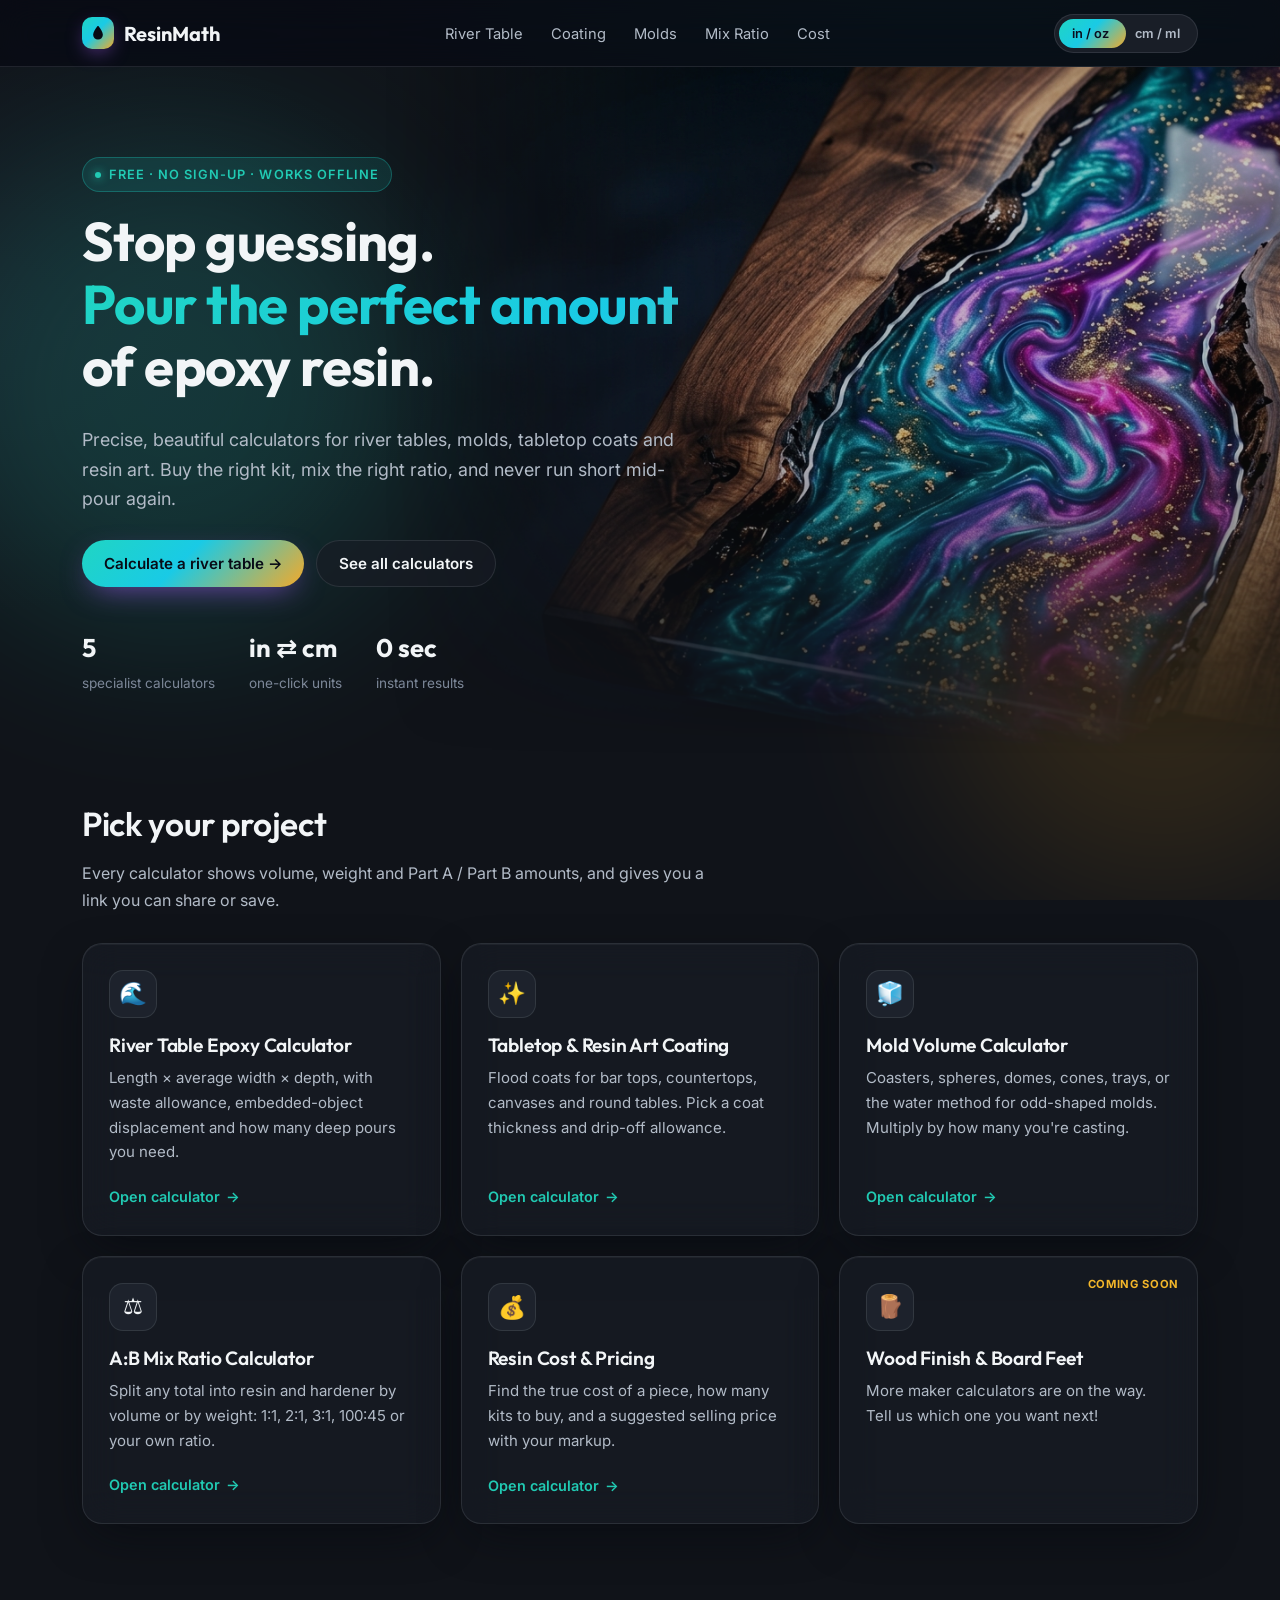
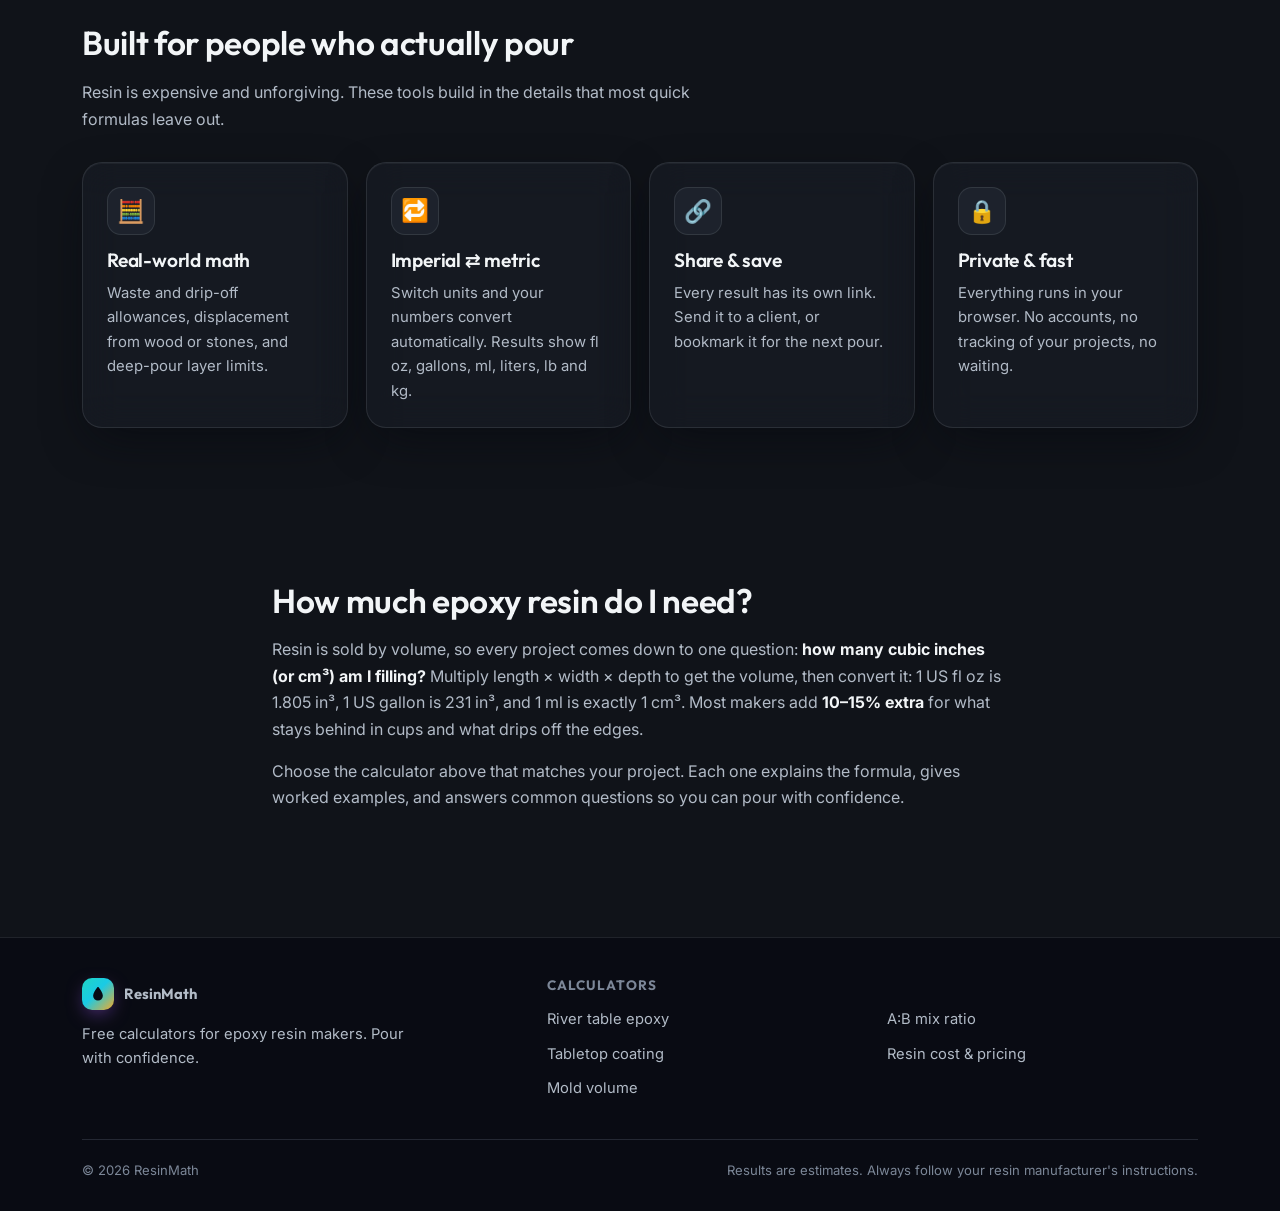
<file: index.html>
<!doctype html>
<html lang="en">
<head>
  <meta charset="utf-8">
  <meta name="viewport" content="width=device-width, initial-scale=1">
  <title>ResinMath — Free Epoxy Resin Calculators (River Table, Molds, Coating)</title>
  <meta name="description" content="Free epoxy resin calculators: work out exactly how much resin you need for river tables, molds, tabletop coats and resin art, plus A:B mix ratios and project cost. Metric & imperial.">
  <link rel="canonical" href="https://resinmath.pages.dev/">
  <meta name="theme-color" content="#070a14">
  <link rel="icon" href="/favicon.svg" type="image/svg+xml">
  <link rel="manifest" href="/manifest.json">
  <meta property="og:type" content="website">
  <meta property="og:site_name" content="ResinMath">
  <meta property="og:title" content="ResinMath — Free Epoxy Resin Calculators">
  <meta property="og:description" content="Know exactly how much resin to buy. River tables, molds, coatings, mix ratios & cost.">
  <meta property="og:url" content="https://resinmath.pages.dev/">
  <meta property="og:image" content="https://resinmath.pages.dev/assets/img/resin-hero.jpg">
  <meta name="twitter:card" content="summary_large_image">
  <link rel="preconnect" href="https://fonts.googleapis.com">
  <link rel="preconnect" href="https://fonts.gstatic.com" crossorigin>
  <link href="https://fonts.googleapis.com/css2?family=Inter:wght@400;500;600&family=Outfit:wght@500;600;700&display=swap" rel="stylesheet">
  <link rel="stylesheet" href="/assets/css/style.css">
  <script type="application/ld+json">
  {"@context":"https://schema.org","@type":"WebSite","name":"ResinMath","url":"https://resinmath.pages.dev/","description":"Free epoxy resin calculators for makers."}
  </script>
</head>
<body>
  <div class="bg-resin" aria-hidden="true"><span></span><span></span><span></span></div>

  <header class="site-header">
    <nav class="container nav" aria-label="Main">
      <a href="/" class="logo" id="logo-link"><span class="logo-mark"><svg viewBox="0 0 24 24" fill="#070a14"><path d="M12 2.5c-.3 0-.6.2-.8.4C8.6 6.4 5.5 10.6 5.5 14.3a6.5 6.5 0 0 0 13 0c0-3.7-3.1-7.9-5.7-11.4-.2-.2-.5-.4-.8-.4z"/></svg></span>ResinMath</a>
      <ul class="nav-links" id="nav-links">
        <li><a href="/river-table-epoxy-calculator/">River Table</a></li>
        <li><a href="/resin-coating-calculator/">Coating</a></li>
        <li><a href="/resin-mold-volume-calculator/">Molds</a></li>
        <li><a href="/resin-mix-ratio-calculator/">Mix Ratio</a></li>
        <li><a href="/resin-cost-calculator/">Cost</a></li>
      </ul>
      <div class="nav-right">
        <div class="unit-toggle" role="group" aria-label="Unit system"><span class="pill"></span><button type="button" id="unit-imperial" data-unit="imperial">in / oz</button><button type="button" id="unit-metric" data-unit="metric">cm / ml</button></div>
        <button class="menu-btn" id="menu-btn" aria-label="Open menu" aria-expanded="false" aria-controls="nav-links">☰</button>
      </div>
    </nav>
  </header>

  <main>
    <section class="hero hero-home">
      <div class="hero-img" aria-hidden="true"></div>
      <div class="container">
        <span class="eyebrow"><span class="dot"></span>Free · No sign-up · Works offline</span>
        <h1>Stop guessing.<br><span class="grad-text">Pour the perfect amount</span><br>of epoxy resin.</h1>
        <p class="lead">Precise, beautiful calculators for river tables, molds, tabletop coats and resin art. Buy the right kit, mix the right ratio, and never run short mid-pour again.</p>
        <div class="hero-cta">
          <a class="btn btn-primary" id="cta-river" href="/river-table-epoxy-calculator/">Calculate a river table →</a>
          <a class="btn btn-ghost" id="cta-all" href="#tools">See all calculators</a>
        </div>
        <div class="stats">
          <div class="stat"><strong>5</strong><span>specialist calculators</span></div>
          <div class="stat"><strong>in ⇄ cm</strong><span>one-click units</span></div>
          <div class="stat"><strong>0 sec</strong><span>instant results</span></div>
        </div>
      </div>
    </section>

    <section class="section" id="tools">
      <div class="container">
        <div class="section-head reveal">
          <h2>Pick your project</h2>
          <p>Every calculator shows volume, weight and Part A / Part B amounts, and gives you a link you can share or save.</p>
        </div>
        <div class="tool-grid">
          <a class="tool-card glass reveal" id="card-river" href="/river-table-epoxy-calculator/">
            <span class="tool-icon">🌊</span>
            <h3>River Table Epoxy Calculator</h3>
            <p>Length × average width × depth, with waste allowance, embedded-object displacement and how many deep pours you need.</p>
            <span class="go">Open calculator <span>→</span></span>
          </a>
          <a class="tool-card glass reveal" id="card-coating" href="/resin-coating-calculator/">
            <span class="tool-icon">✨</span>
            <h3>Tabletop & Resin Art Coating</h3>
            <p>Flood coats for bar tops, countertops, canvases and round tables. Pick a coat thickness and drip-off allowance.</p>
            <span class="go">Open calculator <span>→</span></span>
          </a>
          <a class="tool-card glass reveal" id="card-mold" href="/resin-mold-volume-calculator/">
            <span class="tool-icon">🧊</span>
            <h3>Mold Volume Calculator</h3>
            <p>Coasters, spheres, domes, cones, trays, or the water method for odd-shaped molds. Multiply by how many you're casting.</p>
            <span class="go">Open calculator <span>→</span></span>
          </a>
          <a class="tool-card glass reveal" id="card-mix" href="/resin-mix-ratio-calculator/">
            <span class="tool-icon">⚖️</span>
            <h3>A:B Mix Ratio Calculator</h3>
            <p>Split any total into resin and hardener by volume or by weight: 1:1, 2:1, 3:1, 100:45 or your own ratio.</p>
            <span class="go">Open calculator <span>→</span></span>
          </a>
          <a class="tool-card glass reveal" id="card-cost" href="/resin-cost-calculator/">
            <span class="tool-icon">💰</span>
            <h3>Resin Cost & Pricing</h3>
            <p>Find the true cost of a piece, how many kits to buy, and a suggested selling price with your markup.</p>
            <span class="go">Open calculator <span>→</span></span>
          </a>
          <div class="tool-card glass reveal" aria-disabled="true">
            <span class="tag-soon">Coming soon</span>
            <span class="tool-icon">🪵</span>
            <h3>Wood Finish & Board Feet</h3>
            <p>More maker calculators are on the way. Tell us which one you want next!</p>
          </div>
        </div>
      </div>
    </section>

    <section class="section">
      <div class="container">
        <div class="section-head reveal">
          <h2>Built for people who actually pour</h2>
          <p>Resin is expensive and unforgiving. These tools build in the details that most quick formulas leave out.</p>
        </div>
        <div class="features">
          <div class="feature glass reveal"><span class="tool-icon">🧮</span><h3>Real-world math</h3><p>Waste and drip-off allowances, displacement from wood or stones, and deep-pour layer limits.</p></div>
          <div class="feature glass reveal"><span class="tool-icon">🔁</span><h3>Imperial ⇄ metric</h3><p>Switch units and your numbers convert automatically. Results show fl oz, gallons, ml, liters, lb and kg.</p></div>
          <div class="feature glass reveal"><span class="tool-icon">🔗</span><h3>Share & save</h3><p>Every result has its own link. Send it to a client, or bookmark it for the next pour.</p></div>
          <div class="feature glass reveal"><span class="tool-icon">🔒</span><h3>Private & fast</h3><p>Everything runs in your browser. No accounts, no tracking of your projects, no waiting.</p></div>
        </div>
      </div>
    </section>

    <section class="section">
      <div class="container content reveal">
        <h2>How much epoxy resin do I need?</h2>
        <p>Resin is sold by volume, so every project comes down to one question: <strong>how many cubic inches (or cm³) am I filling?</strong> Multiply length × width × depth to get the volume, then convert it: 1 US fl oz is 1.805 in³, 1 US gallon is 231 in³, and 1 ml is exactly 1 cm³. Most makers add <strong>10–15% extra</strong> for what stays behind in cups and what drips off the edges.</p>
        <p>Choose the calculator above that matches your project. Each one explains the formula, gives worked examples, and answers common questions so you can pour with confidence.</p>
      </div>
    </section>
  </main>

  <footer class="site-footer">
    <div class="container">
      <div class="footer-grid">
        <div>
          <a href="/" class="logo"><span class="logo-mark"><svg viewBox="0 0 24 24" fill="#070a14"><path d="M12 2.5c-.3 0-.6.2-.8.4C8.6 6.4 5.5 10.6 5.5 14.3a6.5 6.5 0 0 0 13 0c0-3.7-3.1-7.9-5.7-11.4-.2-.2-.5-.4-.8-.4z"/></svg></span>ResinMath</a>
          <p style="margin-top:12px;max-width:340px;font-size:.92rem">Free calculators for epoxy resin makers. Pour with confidence.</p>
        </div>
        <div>
          <h4>Calculators</h4>
          <ul>
            <li><a href="/river-table-epoxy-calculator/">River table epoxy</a></li>
            <li><a href="/resin-coating-calculator/">Tabletop coating</a></li>
            <li><a href="/resin-mold-volume-calculator/">Mold volume</a></li>
          </ul>
        </div>
        <div>
          <h4>&nbsp;</h4>
          <ul>
            <li><a href="/resin-mix-ratio-calculator/">A:B mix ratio</a></li>
            <li><a href="/resin-cost-calculator/">Resin cost & pricing</a></li>
          </ul>
        </div>
      </div>
      <div class="footer-bottom"><span>© <span id="year">2026</span> ResinMath</span><span>Results are estimates. Always follow your resin manufacturer's instructions.</span></div>
    </div>
  </footer>

  <script src="/assets/js/common.js" defer></script>
</body>
</html>
</file>
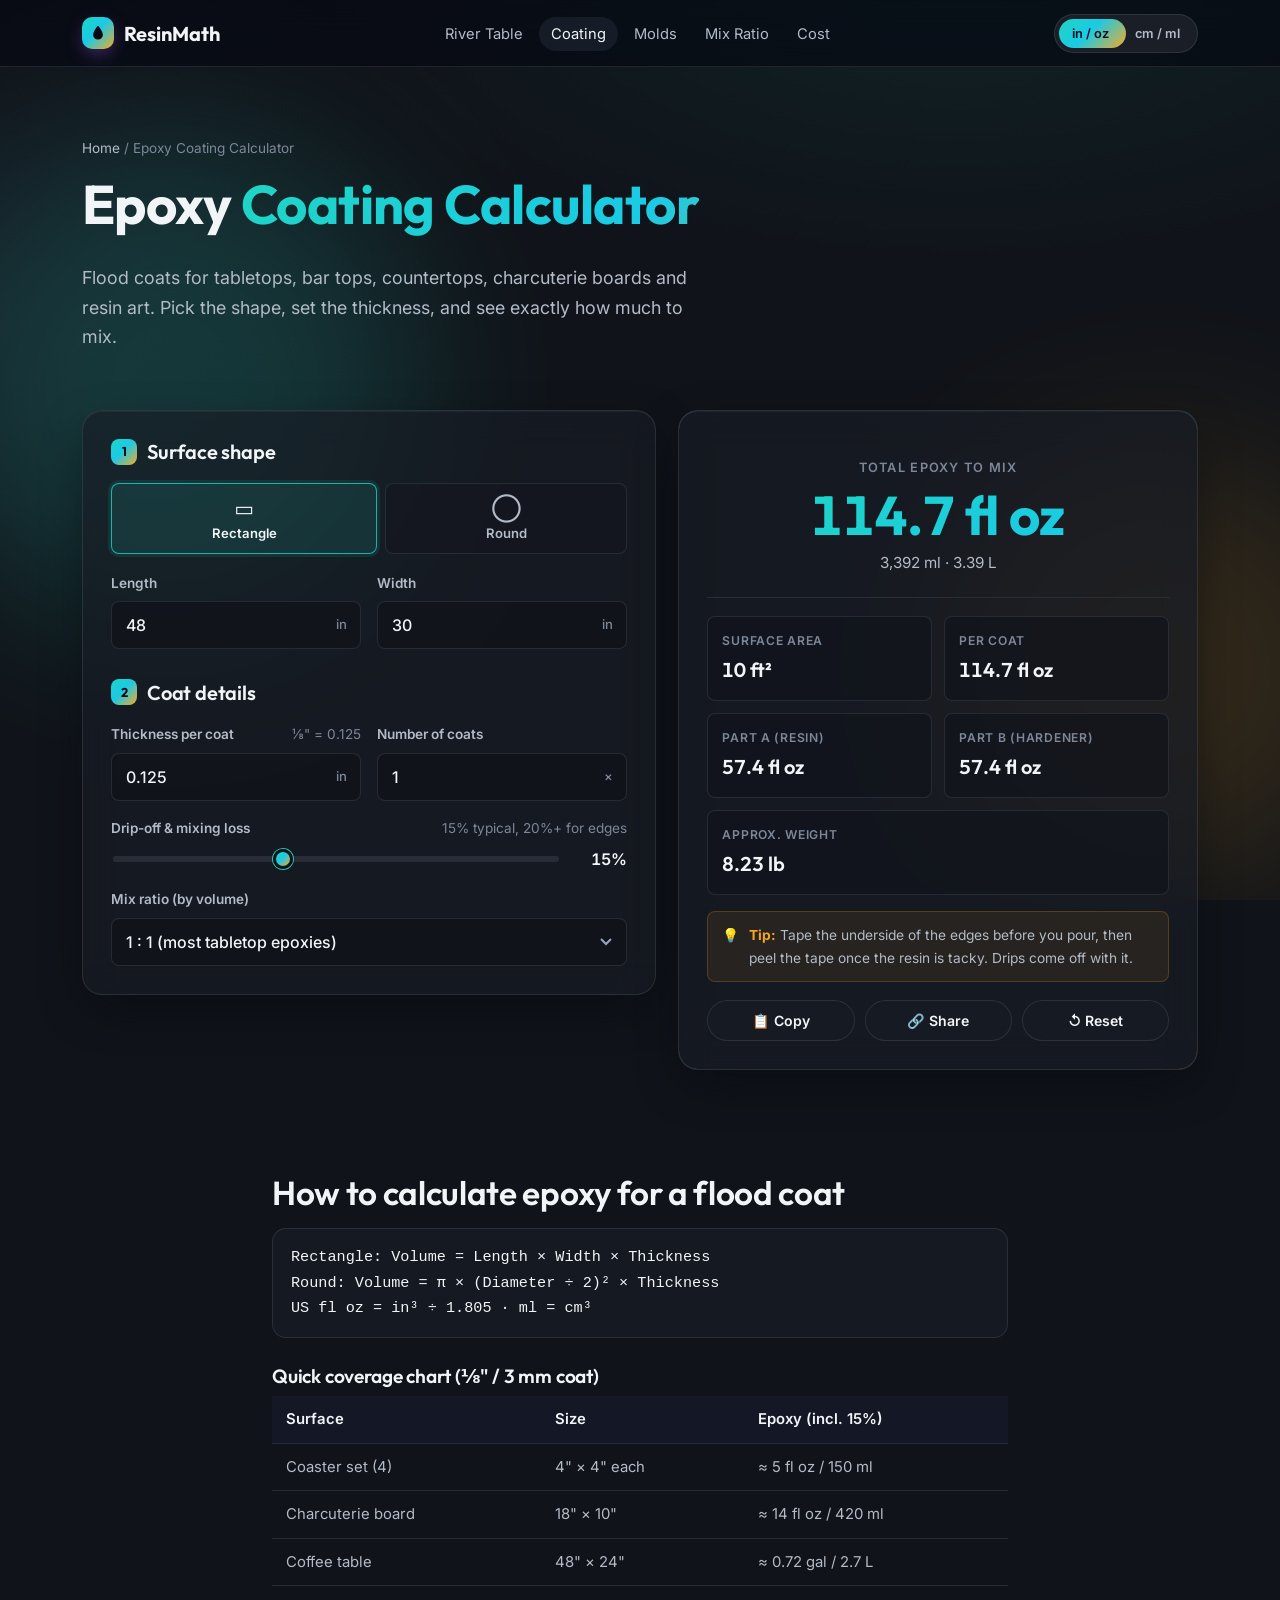
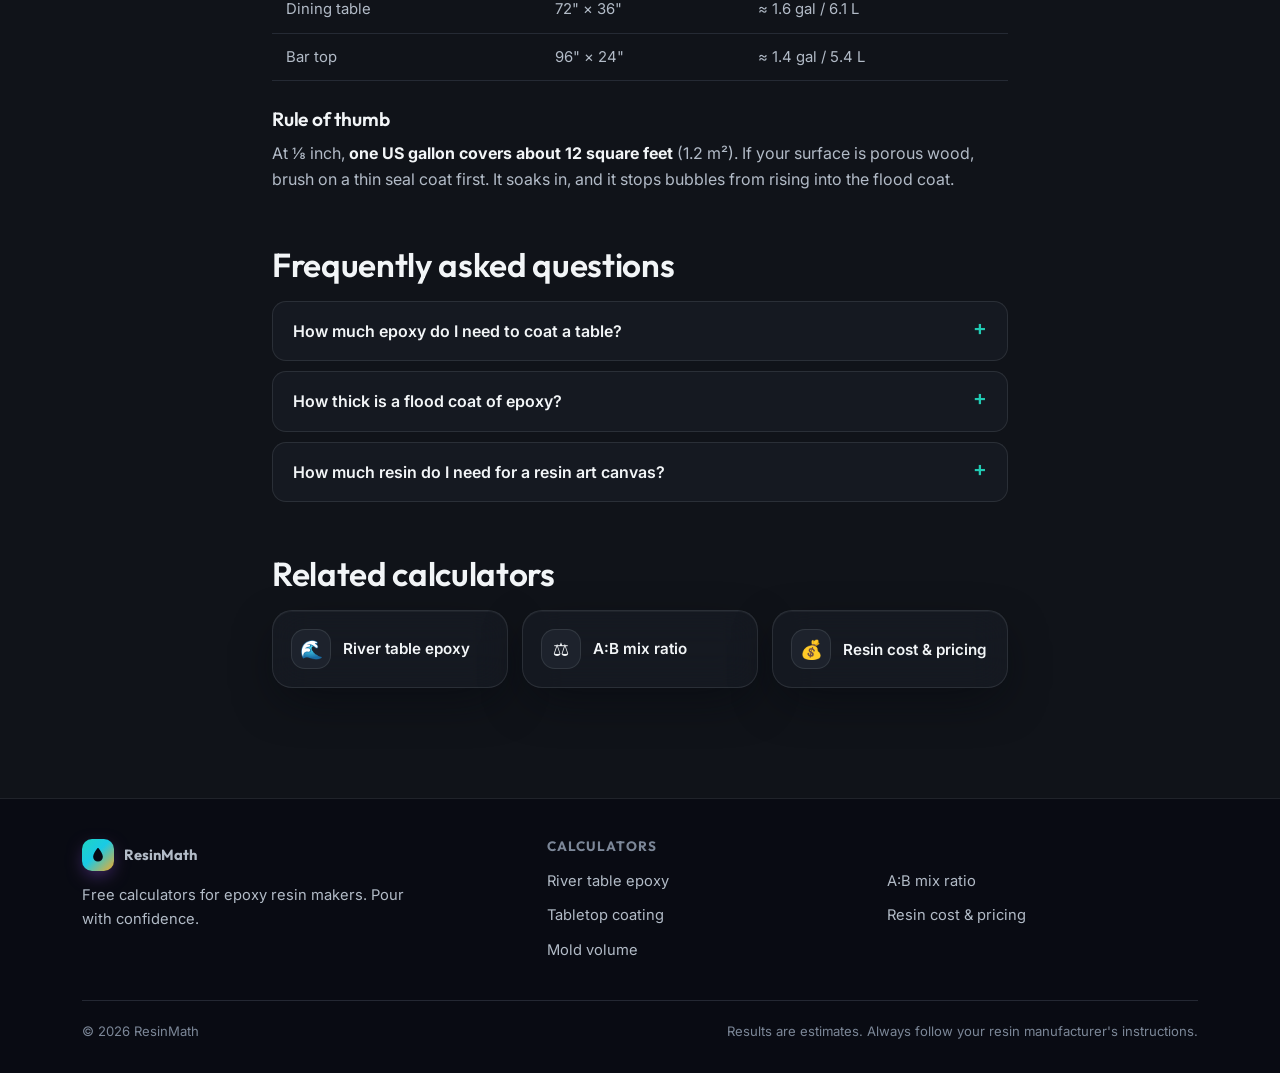
<file: resin-coating-calculator/index.html>
<!doctype html>
<html lang="en">
<head>
  <meta charset="utf-8">
  <meta name="viewport" content="width=device-width, initial-scale=1">
  <title>Epoxy Coating Calculator — Tabletop, Bar Top & Resin Art | ResinMath</title>
  <meta name="description" content="Free epoxy coating calculator for tabletops, bar tops, countertops and resin art. Get the exact amount of resin for a flood coat by size, thickness and number of coats, including drip-off.">
  <link rel="canonical" href="https://resinmath.pages.dev/resin-coating-calculator/">
  <meta name="theme-color" content="#070a14">
  <link rel="icon" href="/favicon.svg" type="image/svg+xml">
  <link rel="manifest" href="/manifest.json">
  <meta property="og:type" content="website">
  <meta property="og:site_name" content="ResinMath">
  <meta property="og:title" content="Epoxy Coating Calculator — Tabletop & Resin Art">
  <meta property="og:description" content="How much epoxy for a flood coat? Rectangle or round, any thickness, multiple coats.">
  <meta property="og:url" content="https://resinmath.pages.dev/resin-coating-calculator/">
  <meta property="og:image" content="https://resinmath.pages.dev/assets/img/resin-hero.jpg">
  <meta name="twitter:card" content="summary_large_image">
  <link rel="preconnect" href="https://fonts.googleapis.com">
  <link rel="preconnect" href="https://fonts.gstatic.com" crossorigin>
  <link href="https://fonts.googleapis.com/css2?family=Inter:wght@400;500;600&family=Outfit:wght@500;600;700&display=swap" rel="stylesheet">
  <link rel="stylesheet" href="/assets/css/style.css">
  <script type="application/ld+json">
  [{"@context":"https://schema.org","@type":"WebApplication","name":"Epoxy Coating Calculator","url":"https://resinmath.pages.dev/resin-coating-calculator/","applicationCategory":"UtilitiesApplication","operatingSystem":"Any","offers":{"@type":"Offer","price":"0","priceCurrency":"USD"}},
   {"@context":"https://schema.org","@type":"BreadcrumbList","itemListElement":[{"@type":"ListItem","position":1,"name":"Home","item":"https://resinmath.pages.dev/"},{"@type":"ListItem","position":2,"name":"Epoxy Coating Calculator","item":"https://resinmath.pages.dev/resin-coating-calculator/"}]},
   {"@context":"https://schema.org","@type":"FAQPage","mainEntity":[
    {"@type":"Question","name":"How much epoxy do I need to coat a table?","acceptedAnswer":{"@type":"Answer","text":"Multiply length × width × coat thickness. For a standard 1/8 inch flood coat, one US gallon covers about 12 square feet. Add around 15% for drips off the edges."}},
    {"@type":"Question","name":"How thick is a flood coat of epoxy?","acceptedAnswer":{"@type":"Answer","text":"Most tabletop epoxies self-level at about 1/8 inch (3 mm) per coat. Thicker coats can overheat or run off, so build up thickness with multiple coats."}},
    {"@type":"Question","name":"How much resin do I need for a resin art canvas?","acceptedAnswer":{"@type":"Answer","text":"A thin artistic layer is about 1/16 inch. A 12 × 12 inch canvas needs roughly 5 fl oz (150 ml) at that thickness, plus 15–20% for edges."}}
   ]}]
  </script>
</head>
<body>
  <div class="bg-resin" aria-hidden="true"><span></span><span></span><span></span></div>

  <header class="site-header">
    <nav class="container nav" aria-label="Main">
      <a href="/" class="logo" id="logo-link"><span class="logo-mark"><svg viewBox="0 0 24 24" fill="#070a14"><path d="M12 2.5c-.3 0-.6.2-.8.4C8.6 6.4 5.5 10.6 5.5 14.3a6.5 6.5 0 0 0 13 0c0-3.7-3.1-7.9-5.7-11.4-.2-.2-.5-.4-.8-.4z"/></svg></span>ResinMath</a>
      <ul class="nav-links" id="nav-links">
        <li><a href="/river-table-epoxy-calculator/">River Table</a></li>
        <li><a href="/resin-coating-calculator/" aria-current="page">Coating</a></li>
        <li><a href="/resin-mold-volume-calculator/">Molds</a></li>
        <li><a href="/resin-mix-ratio-calculator/">Mix Ratio</a></li>
        <li><a href="/resin-cost-calculator/">Cost</a></li>
      </ul>
      <div class="nav-right">
        <div class="unit-toggle" role="group" aria-label="Unit system"><span class="pill"></span><button type="button" id="unit-imperial" data-unit="imperial">in / oz</button><button type="button" id="unit-metric" data-unit="metric">cm / ml</button></div>
        <button class="menu-btn" id="menu-btn" aria-label="Open menu" aria-expanded="false" aria-controls="nav-links">☰</button>
      </div>
    </nav>
  </header>

  <main>
    <section class="hero">
      <div class="container">
        <div class="breadcrumb"><a href="/">Home</a> / Epoxy Coating Calculator</div>
        <h1>Epoxy <span class="grad-text">Coating Calculator</span></h1>
        <p class="lead">Flood coats for tabletops, bar tops, countertops, charcuterie boards and resin art. Pick the shape, set the thickness, and see exactly how much to mix.</p>
      </div>
    </section>

    <section class="container">
      <div class="calc-wrap">
        <form class="calc-panel glass" data-calc onsubmit="return false" id="coat-form">
          <h2><span class="step">1</span>Surface shape</h2>
          <div class="seg" data-seg="shape" role="group" aria-label="Shape">
            <button type="button" id="shape-rect" data-value="rect" aria-pressed="true"><span class="ico">▭</span>Rectangle</button>
            <button type="button" id="shape-circle" data-value="circle" aria-pressed="false"><span class="ico">◯</span>Round</button>
          </div>
          <div class="field-grid">
            <div class="field" data-for="rect">
              <label for="len">Length</label>
              <div class="input-wrap"><input type="number" id="len" data-len value="48" min="0" step="any" inputmode="decimal"><span class="suffix">in</span></div>
            </div>
            <div class="field" data-for="rect">
              <label for="wid">Width</label>
              <div class="input-wrap"><input type="number" id="wid" data-len value="30" min="0" step="any" inputmode="decimal"><span class="suffix">in</span></div>
            </div>
            <div class="field full" data-for="circle" hidden>
              <label for="dia">Diameter</label>
              <div class="input-wrap"><input type="number" id="dia" data-len value="36" min="0" step="any" inputmode="decimal"><span class="suffix">in</span></div>
            </div>
          </div>

          <h2 style="margin-top:30px"><span class="step">2</span>Coat details</h2>
          <div class="field-grid">
            <div class="field">
              <label for="thk">Thickness per coat <span class="hint">⅛" = 0.125</span></label>
              <div class="input-wrap"><input type="number" id="thk" data-len value="0.125" min="0" step="any" inputmode="decimal"><span class="suffix">in</span></div>
            </div>
            <div class="field">
              <label for="coats">Number of coats</label>
              <div class="input-wrap"><input type="number" id="coats" value="1" min="1" step="1" inputmode="numeric"><span class="suffix">×</span></div>
            </div>
            <div class="field full">
              <label for="drip">Drip-off & mixing loss <span class="hint">15% typical, 20%+ for edges</span></label>
              <div class="range-row"><input type="range" id="drip" min="0" max="40" step="1" value="15"><span class="range-val" id="drip-v">15%</span></div>
            </div>
            <div class="field full">
              <label for="ratio">Mix ratio (by volume)</label>
              <select id="ratio">
                <option value="1" selected>1 : 1 (most tabletop epoxies)</option>
                <option value="2">2 : 1</option>
                <option value="3">3 : 1</option>
              </select>
            </div>
          </div>
        </form>

        <aside class="results glass" aria-live="polite">
          <div class="result-main" data-copy-line>
            <div class="result-label">Total epoxy to mix</div>
            <div class="result-big grad-text" id="r-main">—</div>
            <div class="result-sub" id="r-alt">—</div>
          </div>
          <div class="result-list">
            <div class="result-item" data-copy-line><div class="k">Surface area</div><div class="v" id="r-area">—</div></div>
            <div class="result-item" data-copy-line><div class="k">Per coat</div><div class="v" id="r-coat">—</div></div>
            <div class="result-item" data-copy-line><div class="k">Part A (resin)</div><div class="v" id="r-a">—</div></div>
            <div class="result-item" data-copy-line><div class="k">Part B (hardener)</div><div class="v" id="r-b">—</div></div>
            <div class="result-item wide" data-copy-line><div class="k">Approx. weight</div><div class="v" id="r-weight">—</div></div>
          </div>
          <div class="note"><span>💡</span><span><b>Tip:</b> Tape the underside of the edges before you pour, then peel the tape once the resin is tacky. Drips come off with it.</span></div>
          <div class="result-actions">
            <button type="button" class="btn btn-ghost" id="btn-copy" data-copy>📋 Copy</button>
            <button type="button" class="btn btn-ghost" id="btn-share" data-share>🔗 Share</button>
            <button type="button" class="btn btn-ghost" id="btn-reset" data-reset>↺ Reset</button>
          </div>
        </aside>
      </div>
    </section>

    <section class="section">
      <div class="container content">
        <h2>How to calculate epoxy for a flood coat</h2>
        <div class="formula">Rectangle: Volume = Length × Width × Thickness<br>Round: Volume = π × (Diameter ÷ 2)² × Thickness<br>US fl oz = in³ ÷ 1.805 · ml = cm³</div>
        <h3>Quick coverage chart (⅛" / 3 mm coat)</h3>
        <table class="data">
          <thead><tr><th>Surface</th><th>Size</th><th>Epoxy (incl. 15%)</th></tr></thead>
          <tbody>
            <tr><td>Coaster set (4)</td><td>4" × 4" each</td><td>≈ 5 fl oz / 150 ml</td></tr>
            <tr><td>Charcuterie board</td><td>18" × 10"</td><td>≈ 14 fl oz / 420 ml</td></tr>
            <tr><td>Coffee table</td><td>48" × 24"</td><td>≈ 0.72 gal / 2.7 L</td></tr>
            <tr><td>Dining table</td><td>72" × 36"</td><td>≈ 1.6 gal / 6.1 L</td></tr>
            <tr><td>Bar top</td><td>96" × 24"</td><td>≈ 1.4 gal / 5.4 L</td></tr>
          </tbody>
        </table>
        <h3>Rule of thumb</h3>
        <p>At ⅛ inch, <strong>one US gallon covers about 12 square feet</strong> (1.2 m²). If your surface is porous wood, brush on a thin seal coat first. It soaks in, and it stops bubbles from rising into the flood coat.</p>

        <h2>Frequently asked questions</h2>
        <div class="faq">
          <details><summary>How much epoxy do I need to coat a table?</summary><p>Multiply length × width × coat thickness. For a standard ⅛ inch flood coat, one US gallon covers about 12 square feet. Add around 15% for drips off the edges.</p></details>
          <details><summary>How thick is a flood coat of epoxy?</summary><p>Most tabletop epoxies self-level at about ⅛ inch (3 mm) per coat. Thicker coats can overheat or run off, so build up thickness with multiple coats.</p></details>
          <details><summary>How much resin do I need for a resin art canvas?</summary><p>A thin artistic layer is about 1/16 inch (0.0625). A 12 × 12 inch canvas needs roughly 5 fl oz (150 ml) at that thickness, plus 15–20% for the edges.</p></details>
        </div>

        <h2>Related calculators</h2>
        <div class="related">
          <a class="glass" href="/river-table-epoxy-calculator/"><span class="tool-icon">🌊</span>River table epoxy</a>
          <a class="glass" href="/resin-mix-ratio-calculator/"><span class="tool-icon">⚖️</span>A:B mix ratio</a>
          <a class="glass" href="/resin-cost-calculator/"><span class="tool-icon">💰</span>Resin cost & pricing</a>
        </div>
      </div>
    </section>
  </main>

  <footer class="site-footer">
    <div class="container">
      <div class="footer-grid">
        <div>
          <a href="/" class="logo"><span class="logo-mark"><svg viewBox="0 0 24 24" fill="#070a14"><path d="M12 2.5c-.3 0-.6.2-.8.4C8.6 6.4 5.5 10.6 5.5 14.3a6.5 6.5 0 0 0 13 0c0-3.7-3.1-7.9-5.7-11.4-.2-.2-.5-.4-.8-.4z"/></svg></span>ResinMath</a>
          <p style="margin-top:12px;max-width:340px;font-size:.92rem">Free calculators for epoxy resin makers. Pour with confidence.</p>
        </div>
        <div>
          <h4>Calculators</h4>
          <ul>
            <li><a href="/river-table-epoxy-calculator/">River table epoxy</a></li>
            <li><a href="/resin-coating-calculator/">Tabletop coating</a></li>
            <li><a href="/resin-mold-volume-calculator/">Mold volume</a></li>
          </ul>
        </div>
        <div>
          <h4>&nbsp;</h4>
          <ul>
            <li><a href="/resin-mix-ratio-calculator/">A:B mix ratio</a></li>
            <li><a href="/resin-cost-calculator/">Resin cost & pricing</a></li>
          </ul>
        </div>
      </div>
      <div class="footer-bottom"><span>© <span id="year">2026</span> ResinMath</span><span>Results are estimates. Always follow your resin manufacturer's instructions.</span></div>
    </div>
  </footer>

  <script src="/assets/js/common.js" defer></script>
  <script src="/assets/js/coating.js" defer></script>
</body>
</html>
</file>
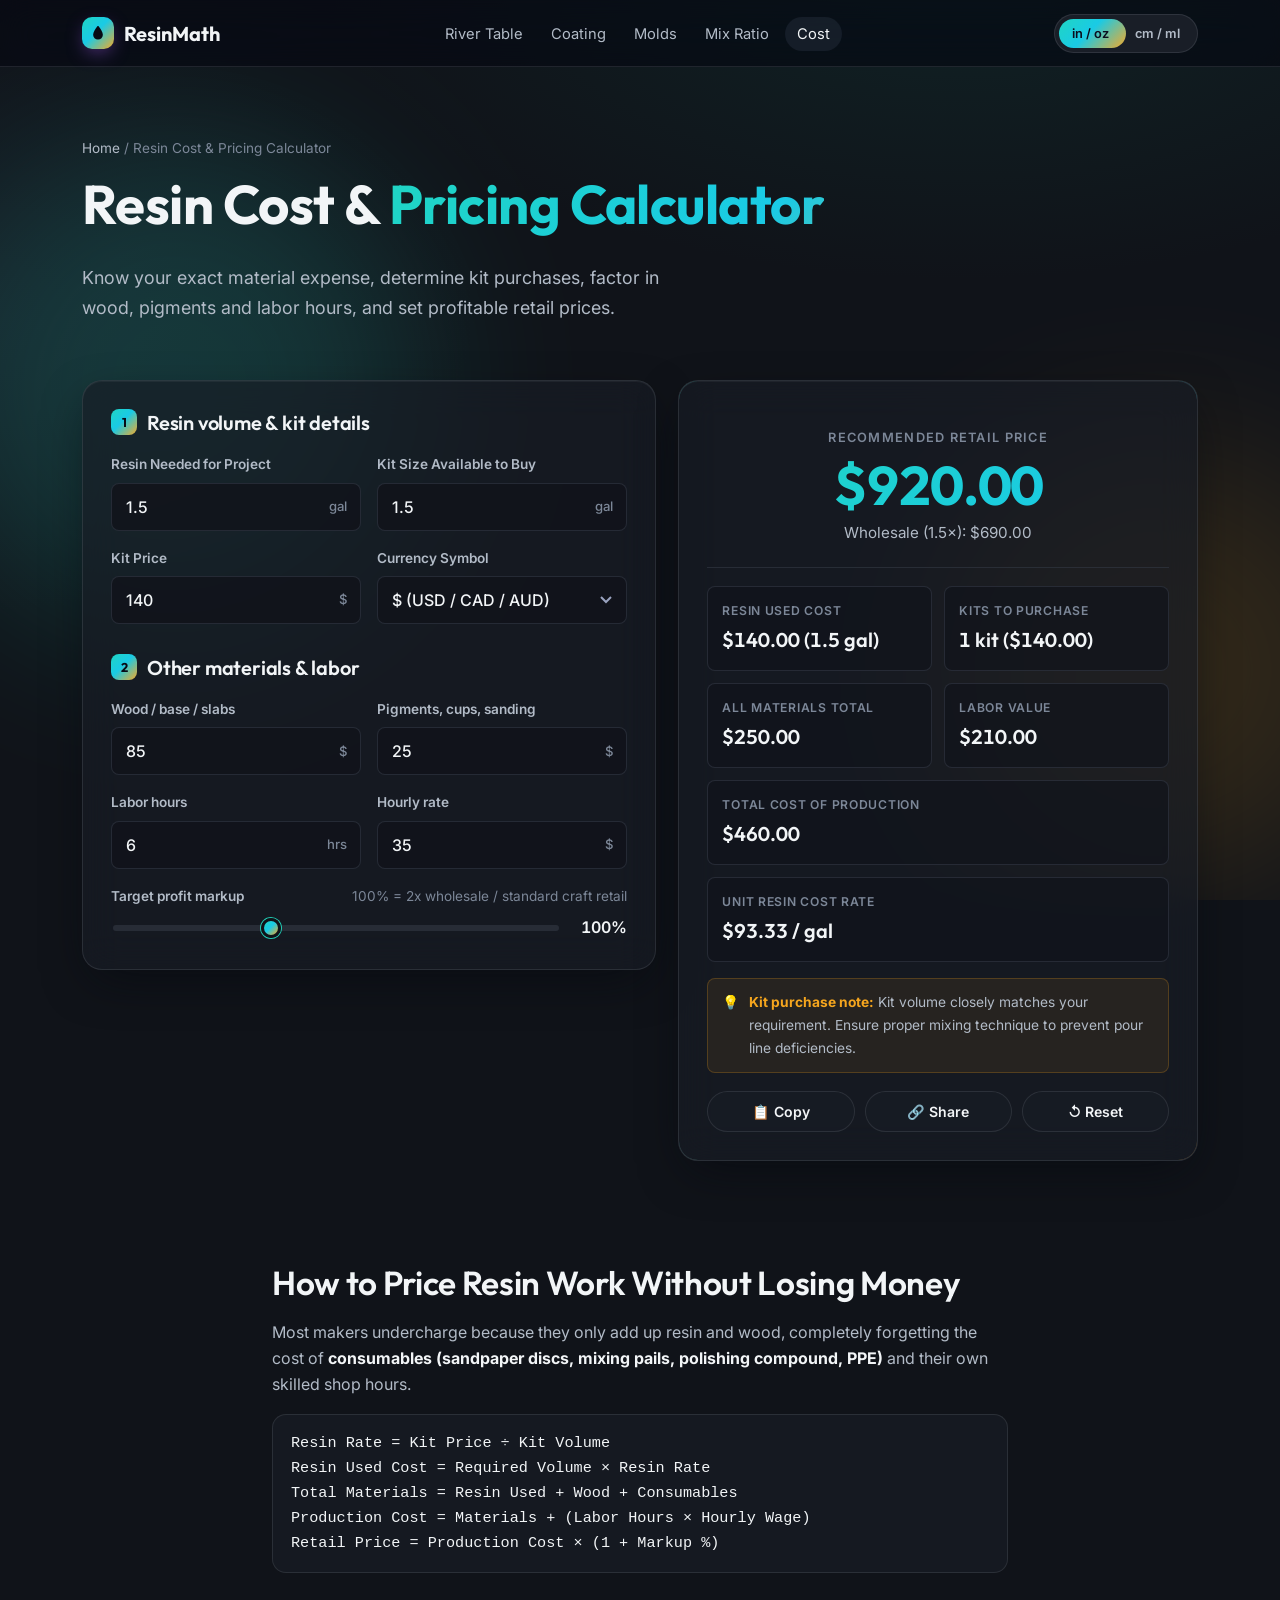
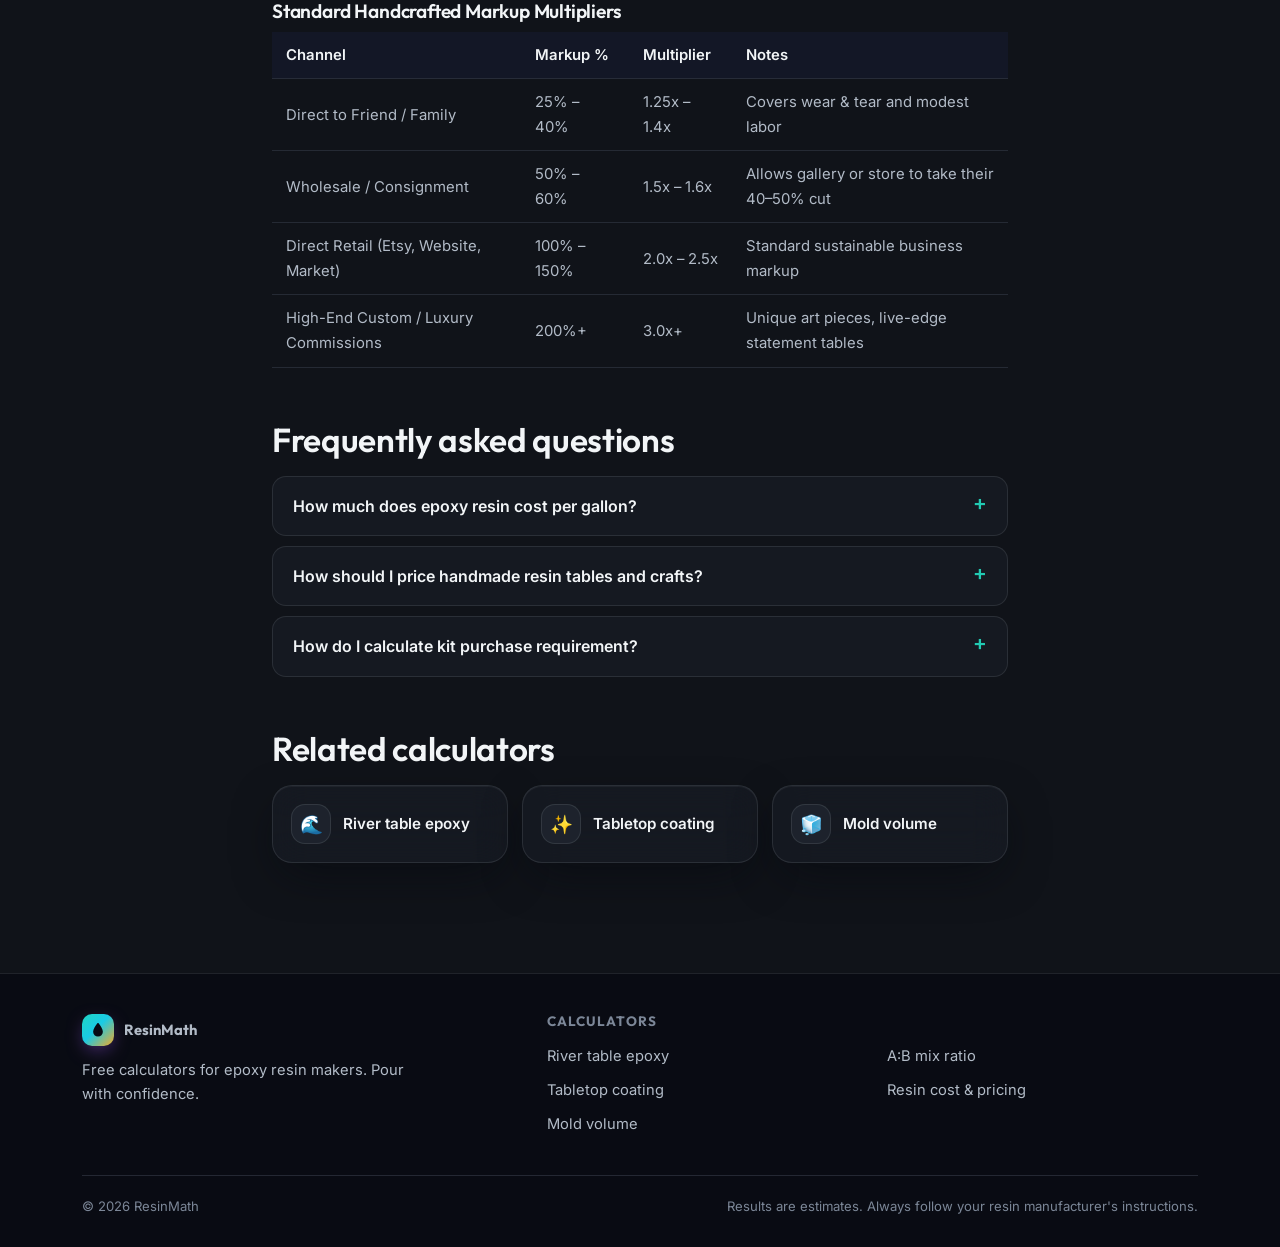
<file: resin-cost-calculator/index.html>
<!doctype html>
<html lang="en">
<head>
  <meta charset="utf-8">
  <meta name="viewport" content="width=device-width, initial-scale=1">
  <title>Resin Cost & Project Pricing Calculator | ResinMath</title>
  <meta name="description" content="Calculate the true material cost of epoxy resin per project, determine how many kits to buy, factor in wood, pigments and labor, and calculate profitable retail and wholesale prices.">
  <link rel="canonical" href="https://resinmath.pages.dev/resin-cost-calculator/">
  <meta name="theme-color" content="#070a14">
  <link rel="icon" href="/favicon.svg" type="image/svg+xml">
  <link rel="manifest" href="/manifest.json">
  <meta property="og:type" content="website">
  <meta property="og:site_name" content="ResinMath">
  <meta property="og:title" content="Resin Cost & Project Pricing Calculator">
  <meta property="og:description" content="Stop underpricing your handmade work. Calculate true resin costs, kit purchases, labor and healthy profit margins.">
  <meta property="og:url" content="https://resinmath.pages.dev/resin-cost-calculator/">
  <meta property="og:image" content="https://resinmath.pages.dev/assets/img/resin-hero.jpg">
  <meta name="twitter:card" content="summary_large_image">
  <link rel="preconnect" href="https://fonts.googleapis.com">
  <link rel="preconnect" href="https://fonts.gstatic.com" crossorigin>
  <link href="https://fonts.googleapis.com/css2?family=Inter:wght@400;500;600&family=Outfit:wght@500;600;700&display=swap" rel="stylesheet">
  <link rel="stylesheet" href="/assets/css/style.css">
  <script type="application/ld+json">
  [{"@context":"https://schema.org","@type":"WebApplication","name":"Resin Cost & Project Pricing Calculator","url":"https://resinmath.pages.dev/resin-cost-calculator/","applicationCategory":"UtilitiesApplication","operatingSystem":"Any","offers":{"@type":"Offer","price":"0","priceCurrency":"USD"}},
   {"@context":"https://schema.org","@type":"BreadcrumbList","itemListElement":[{"@type":"ListItem","position":1,"name":"Home","item":"https://resinmath.pages.dev/"},{"@type":"ListItem","position":2,"name":"Resin Cost & Pricing Calculator","item":"https://resinmath.pages.dev/resin-cost-calculator/"}]},
   {"@context":"https://schema.org","@type":"FAQPage","mainEntity":[
    {"@type":"Question","name":"How much does epoxy resin cost per gallon?","acceptedAnswer":{"@type":"Answer","text":"Quality deep-pour epoxy typically costs between $90 and $150 per gallon when purchased in 1.5 to 3 gallon kits. Premium tabletop coating epoxies range from $70 to $120 per gallon."}},
    {"@type":"Question","name":"How should I price handmade resin tables and crafts?","acceptedAnswer":{"@type":"Answer","text":"Standard maker pricing is: (Total Materials + Consumables + [Hours × Hourly Wage]) × 1.3 to 1.5 for Wholesale, and × 2.0 to 2.5 for Direct Retail. Never price based on resin cost alone."}},
    {"@type":"Question","name":"How do I calculate kit purchase requirement?","acceptedAnswer":{"@type":"Answer","text":"Always divide your required pour volume by the kit size and round UP to the next integer. You cannot buy 0.4 of an epoxy kit."}}
   ]}]
  </script>
</head>
<body>
  <div class="bg-resin" aria-hidden="true"><span></span><span></span><span></span></div>

  <header class="site-header">
    <nav class="container nav" aria-label="Main">
      <a href="/" class="logo" id="logo-link"><span class="logo-mark"><svg viewBox="0 0 24 24" fill="#070a14"><path d="M12 2.5c-.3 0-.6.2-.8.4C8.6 6.4 5.5 10.6 5.5 14.3a6.5 6.5 0 0 0 13 0c0-3.7-3.1-7.9-5.7-11.4-.2-.2-.5-.4-.8-.4z"/></svg></span>ResinMath</a>
      <ul class="nav-links" id="nav-links">
        <li><a href="/river-table-epoxy-calculator/">River Table</a></li>
        <li><a href="/resin-coating-calculator/">Coating</a></li>
        <li><a href="/resin-mold-volume-calculator/">Molds</a></li>
        <li><a href="/resin-mix-ratio-calculator/">Mix Ratio</a></li>
        <li><a href="/resin-cost-calculator/" aria-current="page">Cost</a></li>
      </ul>
      <div class="nav-right">
        <div class="unit-toggle" role="group" aria-label="Unit system"><span class="pill"></span><button type="button" id="unit-imperial" data-unit="imperial">in / oz</button><button type="button" id="unit-metric" data-unit="metric">cm / ml</button></div>
        <button class="menu-btn" id="menu-btn" aria-label="Open menu" aria-expanded="false" aria-controls="nav-links">☰</button>
      </div>
    </nav>
  </header>

  <main>
    <section class="hero">
      <div class="container">
        <div class="breadcrumb"><a href="/">Home</a> / Resin Cost & Pricing Calculator</div>
        <h1>Resin Cost & <span class="grad-text">Pricing Calculator</span></h1>
        <p class="lead">Know your exact material expense, determine kit purchases, factor in wood, pigments and labor hours, and set profitable retail prices.</p>
      </div>
    </section>

    <section class="container">
      <div class="calc-wrap">
        <form class="calc-panel glass" data-calc onsubmit="return false" id="cost-form">
          <h2><span class="step">1</span>Resin volume & kit details</h2>
          <div class="field-grid">
            <div class="field">
              <label for="resin-needed">Resin Needed for Project</label>
              <div class="input-wrap"><input type="number" id="resin-needed" value="1.5" min="0" step="any" inputmode="decimal"><span class="suffix" id="resin-unit-suf">gal</span></div>
            </div>
            <div class="field">
              <label for="kit-size">Kit Size Available to Buy</label>
              <div class="input-wrap"><input type="number" id="kit-size" value="1.5" min="0.01" step="any" inputmode="decimal"><span class="suffix" id="kit-unit-suf">gal</span></div>
            </div>
            <div class="field">
              <label for="kit-price">Kit Price</label>
              <div class="input-wrap"><input type="number" id="kit-price" value="140" min="0" step="any" inputmode="decimal"><span class="suffix">$</span></div>
            </div>
            <div class="field">
              <label for="currency-symbol">Currency Symbol</label>
              <select id="currency-symbol">
                <option value="$" selected>$ (USD / CAD / AUD)</option>
                <option value="£">£ (GBP)</option>
                <option value="€">€ (EUR)</option>
                <option value="₹">₹ (INR)</option>
                <option value="¥">¥ (JPY / CNY)</option>
              </select>
            </div>
          </div>

          <h2 style="margin-top:30px"><span class="step">2</span>Other materials & labor</h2>
          <div class="field-grid">
            <div class="field">
              <label for="cost-wood">Wood / base / slabs</label>
              <div class="input-wrap"><input type="number" id="cost-wood" value="85" min="0" step="any" inputmode="decimal"><span class="suffix" data-cur>$</span></div>
            </div>
            <div class="field">
              <label for="cost-consumables">Pigments, cups, sanding</label>
              <div class="input-wrap"><input type="number" id="cost-consumables" value="25" min="0" step="any" inputmode="decimal"><span class="suffix" data-cur>$</span></div>
            </div>
            <div class="field">
              <label for="labor-hours">Labor hours</label>
              <div class="input-wrap"><input type="number" id="labor-hours" value="6" min="0" step="any" inputmode="decimal"><span class="suffix">hrs</span></div>
            </div>
            <div class="field">
              <label for="hourly-rate">Hourly rate</label>
              <div class="input-wrap"><input type="number" id="hourly-rate" value="35" min="0" step="any" inputmode="decimal"><span class="suffix" data-cur>$</span></div>
            </div>
            <div class="field full">
              <label for="markup">Target profit markup <span class="hint">100% = 2x wholesale / standard craft retail</span></label>
              <div class="range-row"><input type="range" id="markup" min="20" max="250" step="5" value="100"><span class="range-val" id="markup-v">100%</span></div>
            </div>
          </div>
        </form>

        <aside class="results glass" aria-live="polite">
          <div class="result-main" data-copy-line>
            <div class="result-label">Recommended Retail Price</div>
            <div class="result-big grad-text" id="r-retail">—</div>
            <div class="result-sub" id="r-wholesale">—</div>
          </div>

          <div class="result-list">
            <div class="result-item" data-copy-line><div class="k">Resin Used Cost</div><div class="v" id="r-resincost">—</div></div>
            <div class="result-item" data-copy-line><div class="k">Kits to Purchase</div><div class="v" id="r-kits">—</div></div>
            <div class="result-item" data-copy-line><div class="k">All Materials Total</div><div class="v" id="r-matcost">—</div></div>
            <div class="result-item" data-copy-line><div class="k">Labor Value</div><div class="v" id="r-laborcost">—</div></div>
            <div class="result-item wide" data-copy-line><div class="k">Total Cost of Production</div><div class="v" id="r-prodcost">—</div></div>
            <div class="result-item wide" data-copy-line><div class="k">Unit Resin Cost Rate</div><div class="v" id="r-unitrate">—</div></div>
          </div>

          <div class="note"><span>💡</span><span id="r-kit-note"><b>Kit purchase note:</b> Always round up kit purchases so you never run dry during the final 10% of a pour.</span></div>

          <div class="result-actions">
            <button type="button" class="btn btn-ghost" id="btn-copy" data-copy>📋 Copy</button>
            <button type="button" class="btn btn-ghost" id="btn-share" data-share>🔗 Share</button>
            <button type="button" class="btn btn-ghost" id="btn-reset" data-reset>↺ Reset</button>
          </div>
        </aside>
      </div>
    </section>

    <section class="section">
      <div class="container content">
        <h2>How to Price Resin Work Without Losing Money</h2>
        <p>Most makers undercharge because they only add up resin and wood, completely forgetting the cost of <strong>consumables (sandpaper discs, mixing pails, polishing compound, PPE)</strong> and their own skilled shop hours.</p>

        <div class="formula">
          Resin Rate = Kit Price ÷ Kit Volume<br>
          Resin Used Cost = Required Volume × Resin Rate<br>
          Total Materials = Resin Used + Wood + Consumables<br>
          Production Cost = Materials + (Labor Hours × Hourly Wage)<br>
          Retail Price = Production Cost × (1 + Markup %)
        </div>

        <h3>Standard Handcrafted Markup Multipliers</h3>
        <table class="data">
          <thead><tr><th>Channel</th><th>Markup %</th><th>Multiplier</th><th>Notes</th></tr></thead>
          <tbody>
            <tr><td>Direct to Friend / Family</td><td>25% – 40%</td><td>1.25x – 1.4x</td><td>Covers wear & tear and modest labor</td></tr>
            <tr><td>Wholesale / Consignment</td><td>50% – 60%</td><td>1.5x – 1.6x</td><td>Allows gallery or store to take their 40–50% cut</td></tr>
            <tr><td>Direct Retail (Etsy, Website, Market)</td><td>100% – 150%</td><td>2.0x – 2.5x</td><td>Standard sustainable business markup</td></tr>
            <tr><td>High-End Custom / Luxury Commissions</td><td>200%+</td><td>3.0x+</td><td>Unique art pieces, live-edge statement tables</td></tr>
          </tbody>
        </table>

        <h2>Frequently asked questions</h2>
        <div class="faq">
          <details><summary>How much does epoxy resin cost per gallon?</summary><p>Quality deep-pour epoxy typically costs between $90 and $150 per gallon when purchased in 1.5 to 3 gallon kits. Premium tabletop coating epoxies range from $70 to $120 per gallon.</p></details>
          <details><summary>How should I price handmade resin tables and crafts?</summary><p>Standard maker pricing is: (Total Materials + Consumables + [Hours × Hourly Wage]) × 1.3 to 1.5 for Wholesale, and × 2.0 to 2.5 for Direct Retail. Never price based on resin cost alone.</p></details>
          <details><summary>How do I calculate kit purchase requirement?</summary><p>Always divide your required pour volume by the kit size and round UP to the next integer. You cannot buy 0.4 of an epoxy kit.</p></details>
        </div>

        <h2>Related calculators</h2>
        <div class="related">
          <a class="glass" href="/river-table-epoxy-calculator/"><span class="tool-icon">🌊</span>River table epoxy</a>
          <a class="glass" href="/resin-coating-calculator/"><span class="tool-icon">✨</span>Tabletop coating</a>
          <a class="glass" href="/resin-mold-volume-calculator/"><span class="tool-icon">🧊</span>Mold volume</a>
        </div>
      </div>
    </section>
  </main>

  <footer class="site-footer">
    <div class="container">
      <div class="footer-grid">
        <div>
          <a href="/" class="logo"><span class="logo-mark"><svg viewBox="0 0 24 24" fill="#070a14"><path d="M12 2.5c-.3 0-.6.2-.8.4C8.6 6.4 5.5 10.6 5.5 14.3a6.5 6.5 0 0 0 13 0c0-3.7-3.1-7.9-5.7-11.4-.2-.2-.5-.4-.8-.4z"/></svg></span>ResinMath</a>
          <p style="margin-top:12px;max-width:340px;font-size:.92rem">Free calculators for epoxy resin makers. Pour with confidence.</p>
        </div>
        <div>
          <h4>Calculators</h4>
          <ul>
            <li><a href="/river-table-epoxy-calculator/">River table epoxy</a></li>
            <li><a href="/resin-coating-calculator/">Tabletop coating</a></li>
            <li><a href="/resin-mold-volume-calculator/">Mold volume</a></li>
          </ul>
        </div>
        <div>
          <h4>&nbsp;</h4>
          <ul>
            <li><a href="/resin-mix-ratio-calculator/">A:B mix ratio</a></li>
            <li><a href="/resin-cost-calculator/">Resin cost & pricing</a></li>
          </ul>
        </div>
      </div>
      <div class="footer-bottom"><span>© <span id="year">2026</span> ResinMath</span><span>Results are estimates. Always follow your resin manufacturer's instructions.</span></div>
    </div>
  </footer>

  <script src="/assets/js/common.js" defer></script>
  <script src="/assets/js/cost.js" defer></script>
</body>
</html>
</file>
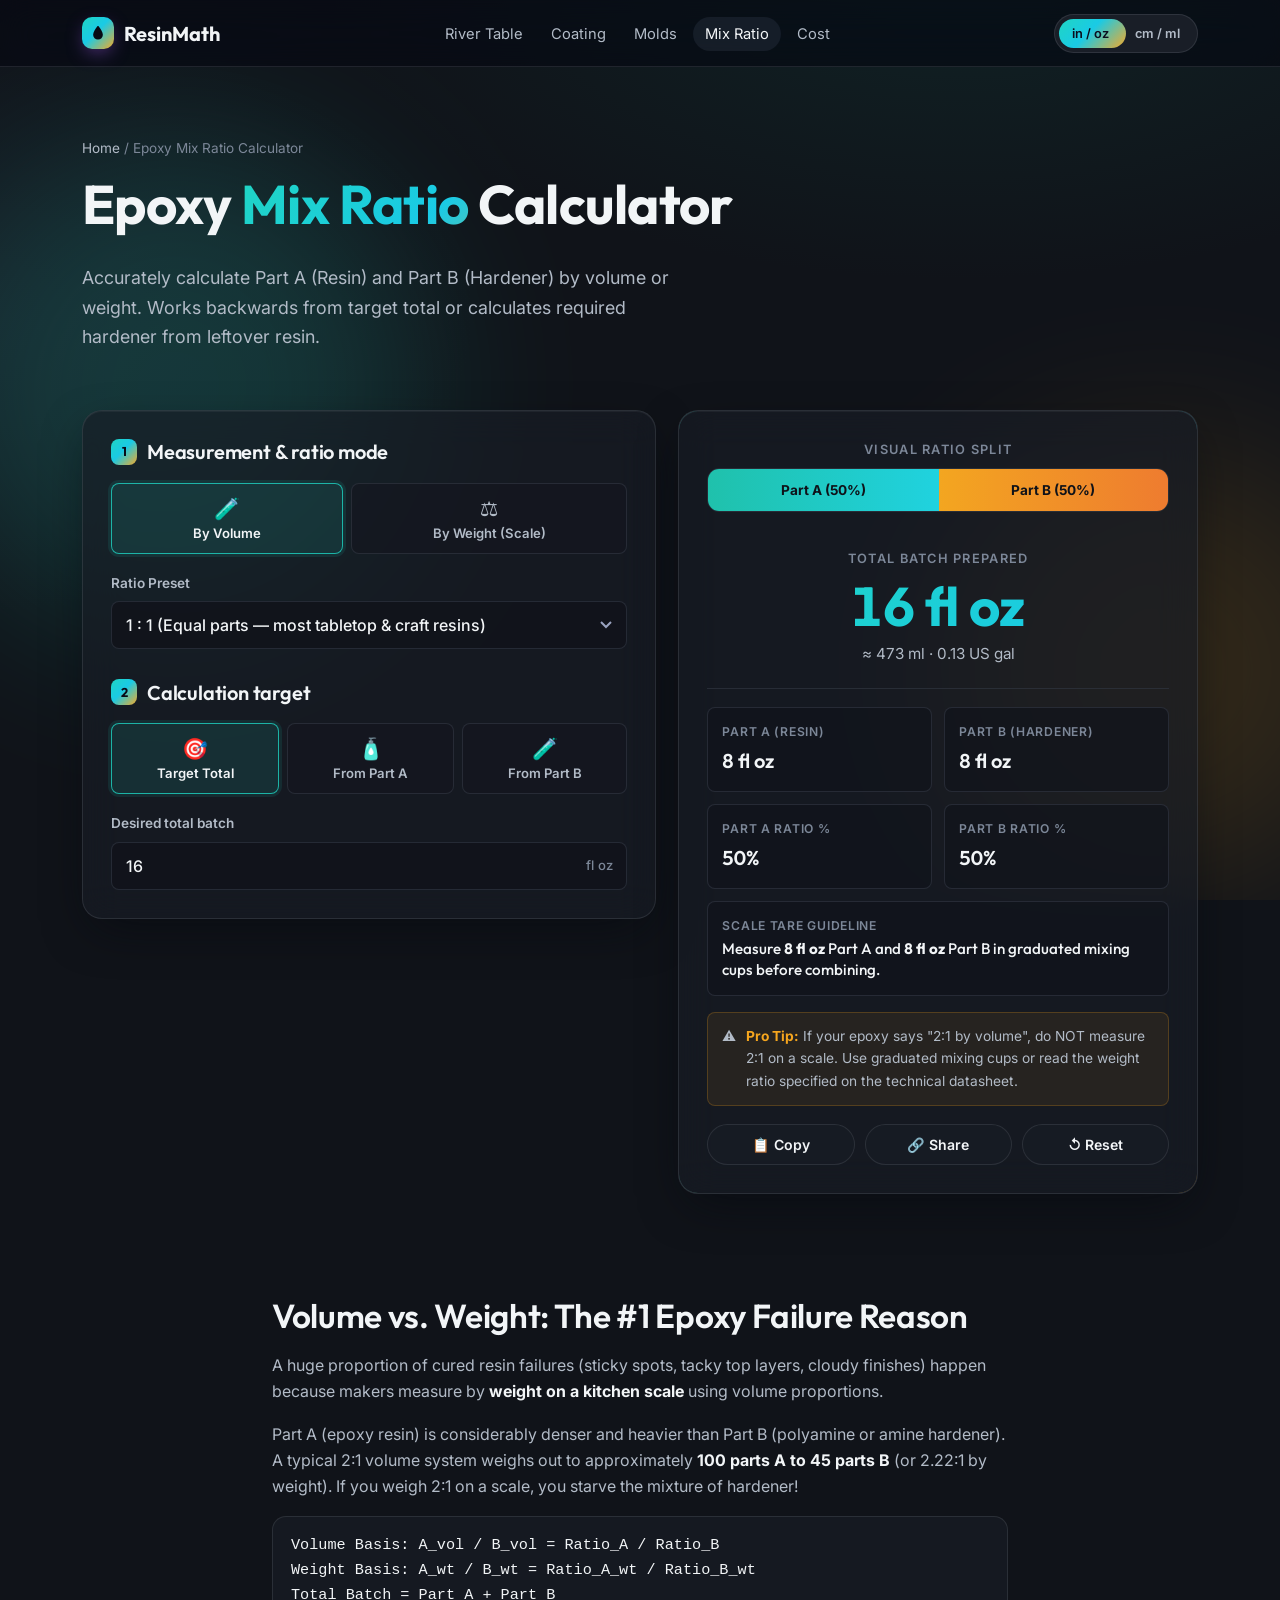
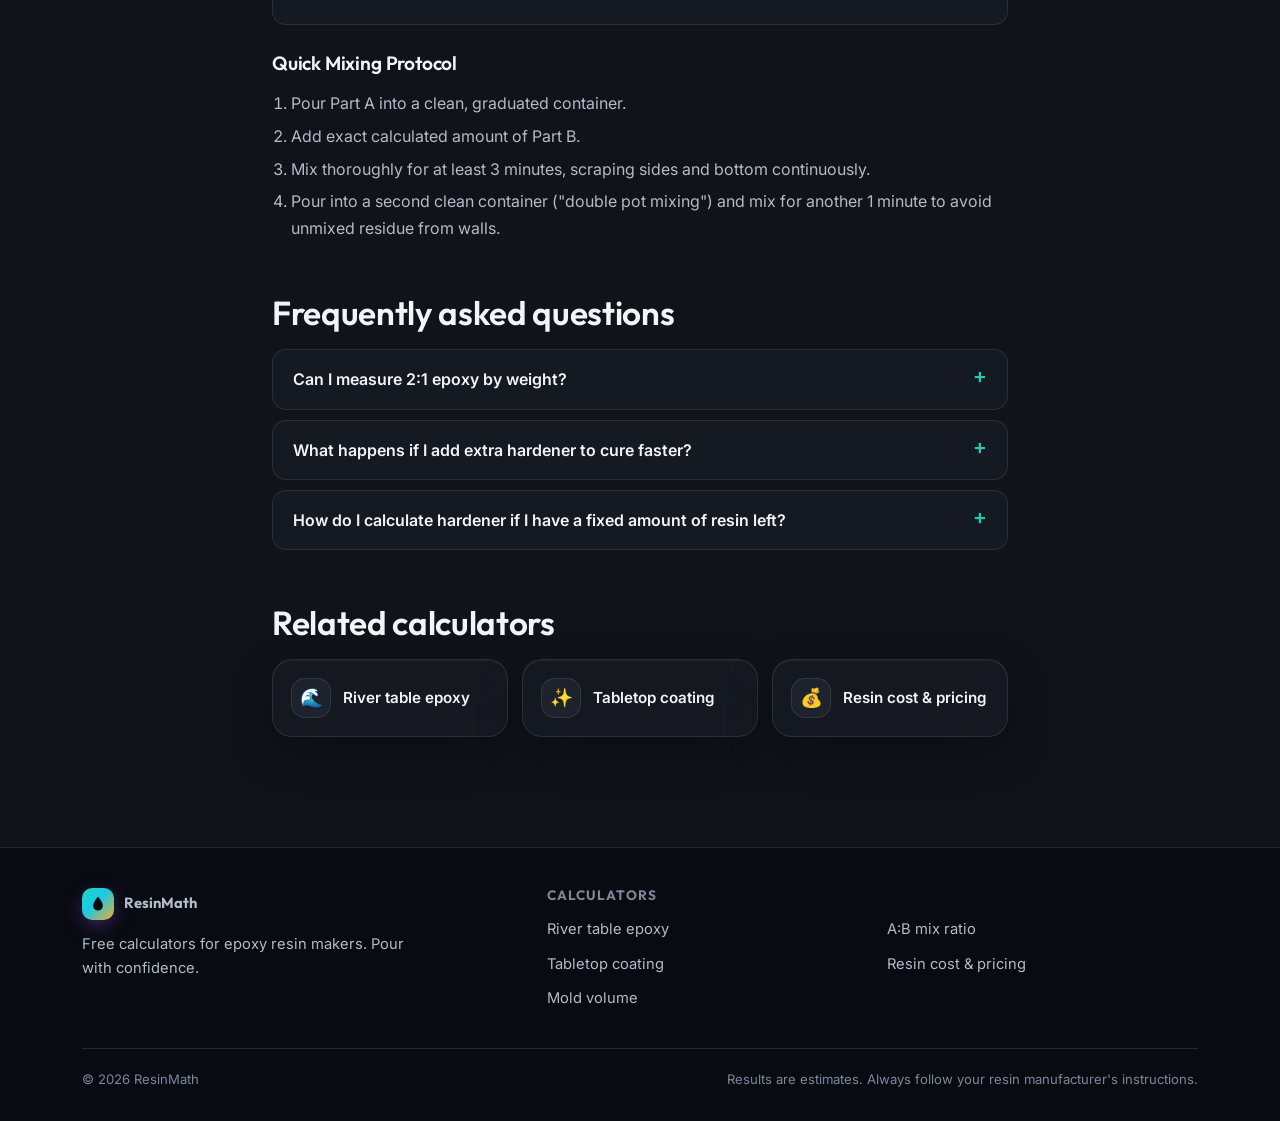
<file: resin-mix-ratio-calculator/index.html>
<!doctype html>
<html lang="en">
<head>
  <meta charset="utf-8">
  <meta name="viewport" content="width=device-width, initial-scale=1">
  <title>Epoxy Mix Ratio Calculator — By Volume & Weight (A:B) | ResinMath</title>
  <meta name="description" content="Calculate accurate Part A (resin) and Part B (hardener) mix ratios by volume or weight. Supports 1:1, 2:1, 3:1, 100:45, or custom ratios with target total or leftover component.">
  <link rel="canonical" href="https://resinmath.pages.dev/resin-mix-ratio-calculator/">
  <meta name="theme-color" content="#070a14">
  <link rel="icon" href="/favicon.svg" type="image/svg+xml">
  <link rel="manifest" href="/manifest.json">
  <meta property="og:type" content="website">
  <meta property="og:site_name" content="ResinMath">
  <meta property="og:title" content="Epoxy Mix Ratio Calculator — By Volume & Weight">
  <meta property="og:description" content="Never botch a cure. Calculate exact Part A and Part B amounts by volume or weight with instant ratio splitting.">
  <meta property="og:url" content="https://resinmath.pages.dev/resin-mix-ratio-calculator/">
  <meta property="og:image" content="https://resinmath.pages.dev/assets/img/resin-hero.jpg">
  <meta name="twitter:card" content="summary_large_image">
  <link rel="preconnect" href="https://fonts.googleapis.com">
  <link rel="preconnect" href="https://fonts.gstatic.com" crossorigin>
  <link href="https://fonts.googleapis.com/css2?family=Inter:wght@400;500;600&family=Outfit:wght@500;600;700&display=swap" rel="stylesheet">
  <link rel="stylesheet" href="/assets/css/style.css">
  <script type="application/ld+json">
  [{"@context":"https://schema.org","@type":"WebApplication","name":"Epoxy Mix Ratio Calculator","url":"https://resinmath.pages.dev/resin-mix-ratio-calculator/","applicationCategory":"UtilitiesApplication","operatingSystem":"Any","offers":{"@type":"Offer","price":"0","priceCurrency":"USD"}},
   {"@context":"https://schema.org","@type":"BreadcrumbList","itemListElement":[{"@type":"ListItem","position":1,"name":"Home","item":"https://resinmath.pages.dev/"},{"@type":"ListItem","position":2,"name":"Epoxy Mix Ratio Calculator","item":"https://resinmath.pages.dev/resin-mix-ratio-calculator/"}]},
   {"@context":"https://schema.org","@type":"FAQPage","mainEntity":[
    {"@type":"Question","name":"Can I measure 2:1 epoxy by weight?","acceptedAnswer":{"@type":"Answer","text":"Not using 2:1! Epoxies rated 2:1 by volume typically require around 100:43 to 100:45 by weight because resin (Part A) is denser than hardener (Part B). Always verify the weight ratio on your manufacturer data sheet."}},
    {"@type":"Question","name":"What happens if I add extra hardener to cure faster?","acceptedAnswer":{"@type":"Answer","text":"Never add extra hardener. Unlike polyester resin, epoxy cures via stoichiometric chemical cross-linking. Excess hardener leaves unreacted molecules, resulting in permanently sticky, rubbery, or yellowed resin."}},
    {"@type":"Question","name":"How do I calculate hardener if I have a fixed amount of resin left?","acceptedAnswer":{"@type":"Answer","text":"Select 'From Part A' in the calculator. If your ratio is 2:1 and you have 200g of Part A, you need 200 / 2 = 100g of Part B for a total of 300g."}}
   ]}]
  </script>
</head>
<body>
  <div class="bg-resin" aria-hidden="true"><span></span><span></span><span></span></div>

  <header class="site-header">
    <nav class="container nav" aria-label="Main">
      <a href="/" class="logo" id="logo-link"><span class="logo-mark"><svg viewBox="0 0 24 24" fill="#070a14"><path d="M12 2.5c-.3 0-.6.2-.8.4C8.6 6.4 5.5 10.6 5.5 14.3a6.5 6.5 0 0 0 13 0c0-3.7-3.1-7.9-5.7-11.4-.2-.2-.5-.4-.8-.4z"/></svg></span>ResinMath</a>
      <ul class="nav-links" id="nav-links">
        <li><a href="/river-table-epoxy-calculator/">River Table</a></li>
        <li><a href="/resin-coating-calculator/">Coating</a></li>
        <li><a href="/resin-mold-volume-calculator/">Molds</a></li>
        <li><a href="/resin-mix-ratio-calculator/" aria-current="page">Mix Ratio</a></li>
        <li><a href="/resin-cost-calculator/">Cost</a></li>
      </ul>
      <div class="nav-right">
        <div class="unit-toggle" role="group" aria-label="Unit system"><span class="pill"></span><button type="button" id="unit-imperial" data-unit="imperial">in / oz</button><button type="button" id="unit-metric" data-unit="metric">cm / ml</button></div>
        <button class="menu-btn" id="menu-btn" aria-label="Open menu" aria-expanded="false" aria-controls="nav-links">☰</button>
      </div>
    </nav>
  </header>

  <main>
    <section class="hero">
      <div class="container">
        <div class="breadcrumb"><a href="/">Home</a> / Epoxy Mix Ratio Calculator</div>
        <h1>Epoxy <span class="grad-text">Mix Ratio</span> Calculator</h1>
        <p class="lead">Accurately calculate Part A (Resin) and Part B (Hardener) by volume or weight. Works backwards from target total or calculates required hardener from leftover resin.</p>
      </div>
    </section>

    <section class="container">
      <div class="calc-wrap">
        <form class="calc-panel glass" data-calc onsubmit="return false" id="mix-form">
          <h2><span class="step">1</span>Measurement & ratio mode</h2>
          <div class="seg" data-seg="mode" role="group" aria-label="Measure method">
            <button type="button" id="mode-volume" data-value="volume" aria-pressed="true"><span class="ico">🧪</span>By Volume</button>
            <button type="button" id="mode-weight" data-value="weight" aria-pressed="false"><span class="ico">⚖️</span>By Weight (Scale)</button>
          </div>

          <div class="field-grid" style="margin-top:18px">
            <div class="field full">
              <label for="ratio-preset">Ratio Preset</label>
              <select id="ratio-preset">
                <option value="1:1" selected>1 : 1 (Equal parts — most tabletop & craft resins)</option>
                <option value="2:1">2 : 1 (Standard deep pour / casting epoxy)</option>
                <option value="3:1">3 : 1 (Specialized casting systems)</option>
                <option value="4:1">4 : 1 (High solid industrial/marine)</option>
                <option value="100:45">100 : 45 (Common 2:1 volume system weighed on scale)</option>
                <option value="100:43">100 : 43 (Precision weight ratio)</option>
                <option value="custom">Custom Ratio (A : B)</option>
              </select>
            </div>
            <div class="field" data-custom-ratio hidden>
              <label for="ratio-a">Part A parts</label>
              <div class="input-wrap"><input type="number" id="ratio-a" value="100" min="0.1" step="any"><span class="suffix">pts</span></div>
            </div>
            <div class="field" data-custom-ratio hidden>
              <label for="ratio-b">Part B parts</label>
              <div class="input-wrap"><input type="number" id="ratio-b" value="45" min="0.1" step="any"><span class="suffix">pts</span></div>
            </div>
          </div>

          <h2 style="margin-top:30px"><span class="step">2</span>Calculation target</h2>
          <div class="seg" data-seg="target" role="group" aria-label="Calculation target">
            <button type="button" id="target-total" data-value="total" aria-pressed="true"><span class="ico">🎯</span>Target Total</button>
            <button type="button" id="target-parta" data-value="parta" aria-pressed="false"><span class="ico">🧴</span>From Part A</button>
            <button type="button" id="target-partb" data-value="partb" aria-pressed="false"><span class="ico">🧪</span>From Part B</button>
          </div>

          <div class="field-grid" style="margin-top:18px">
            <div class="field full" data-target-input="total">
              <label for="input-total">Desired total batch</label>
              <div class="input-wrap"><input type="number" id="input-total" value="16" min="0" step="any" inputmode="decimal"><span class="suffix" id="batch-suffix">fl oz</span></div>
            </div>
            <div class="field full" data-target-input="parta" hidden>
              <label for="input-parta">Part A (Resin) on hand</label>
              <div class="input-wrap"><input type="number" id="input-parta" value="10" min="0" step="any" inputmode="decimal"><span class="suffix" id="parta-suffix">fl oz</span></div>
            </div>
            <div class="field full" data-target-input="partb" hidden>
              <label for="input-partb">Part B (Hardener) on hand</label>
              <div class="input-wrap"><input type="number" id="input-partb" value="5" min="0" step="any" inputmode="decimal"><span class="suffix" id="partb-suffix">fl oz</span></div>
            </div>
          </div>
        </form>

        <aside class="results glass" aria-live="polite">
          <div class="result-label" style="text-align:center;margin-bottom:8px">Visual Ratio Split</div>
          <div class="mix-bar" id="mix-bar">
            <div class="a" id="bar-a" style="flex-grow:1">Part A (50%)</div>
            <div class="b" id="bar-b" style="flex-grow:1">Part B (50%)</div>
          </div>

          <div class="result-main" data-copy-line>
            <div class="result-label">Total Batch Prepared</div>
            <div class="result-big grad-text" id="r-total">—</div>
            <div class="result-sub" id="r-total-alt">—</div>
          </div>

          <div class="result-list">
            <div class="result-item" data-copy-line><div class="k">Part A (Resin)</div><div class="v" id="r-parta">—</div></div>
            <div class="result-item" data-copy-line><div class="k">Part B (Hardener)</div><div class="v" id="r-partb">—</div></div>
            <div class="result-item" data-copy-line><div class="k">Part A Ratio %</div><div class="v" id="r-pcta">—</div></div>
            <div class="result-item" data-copy-line><div class="k">Part B Ratio %</div><div class="v" id="r-pctb">—</div></div>
            <div class="result-item wide" data-copy-line><div class="k">Scale Tare Guideline</div><div class="v" id="r-tare" style="font-size:0.95rem;font-weight:500;line-height:1.4">—</div></div>
          </div>

          <div class="note"><span>⚠️</span><span><b>Pro Tip:</b> If your epoxy says "2:1 by volume", do NOT measure 2:1 on a scale. Use graduated mixing cups or read the weight ratio specified on the technical datasheet.</span></div>

          <div class="result-actions">
            <button type="button" class="btn btn-ghost" id="btn-copy" data-copy>📋 Copy</button>
            <button type="button" class="btn btn-ghost" id="btn-share" data-share>🔗 Share</button>
            <button type="button" class="btn btn-ghost" id="btn-reset" data-reset>↺ Reset</button>
          </div>
        </aside>
      </div>
    </section>

    <section class="section">
      <div class="container content">
        <h2>Volume vs. Weight: The #1 Epoxy Failure Reason</h2>
        <p>A huge proportion of cured resin failures (sticky spots, tacky top layers, cloudy finishes) happen because makers measure by <strong>weight on a kitchen scale</strong> using volume proportions.</p>
        <p>Part A (epoxy resin) is considerably denser and heavier than Part B (polyamine or amine hardener). A typical 2:1 volume system weighs out to approximately <strong>100 parts A to 45 parts B</strong> (or 2.22:1 by weight). If you weigh 2:1 on a scale, you starve the mixture of hardener!</p>

        <div class="formula">
          Volume Basis: A_vol / B_vol = Ratio_A / Ratio_B<br>
          Weight Basis: A_wt / B_wt = Ratio_A_wt / Ratio_B_wt<br>
          Total Batch = Part A + Part B
        </div>

        <h3>Quick Mixing Protocol</h3>
        <ol>
          <li>Pour Part A into a clean, graduated container.</li>
          <li>Add exact calculated amount of Part B.</li>
          <li>Mix thoroughly for at least 3 minutes, scraping sides and bottom continuously.</li>
          <li>Pour into a second clean container ("double pot mixing") and mix for another 1 minute to avoid unmixed residue from walls.</li>
        </ol>

        <h2>Frequently asked questions</h2>
        <div class="faq">
          <details><summary>Can I measure 2:1 epoxy by weight?</summary><p>Not using 2:1! Epoxies rated 2:1 by volume typically require around 100:43 to 100:45 by weight because resin (Part A) is denser than hardener (Part B). Always verify the weight ratio on your manufacturer data sheet.</p></details>
          <details><summary>What happens if I add extra hardener to cure faster?</summary><p>Never add extra hardener. Unlike polyester fiberglass resin where catalyst amount controls cure speed, epoxy cures via stoichiometric chemical cross-linking. Excess hardener leaves unreacted molecules, resulting in permanently sticky, rubbery, or yellowed resin.</p></details>
          <details><summary>How do I calculate hardener if I have a fixed amount of resin left?</summary><p>Select 'From Part A' in the calculator above. If your ratio is 2:1 and you have 200g of Part A, you need 200 / 2 = 100g of Part B for a total of 300g.</p></details>
        </div>

        <h2>Related calculators</h2>
        <div class="related">
          <a class="glass" href="/river-table-epoxy-calculator/"><span class="tool-icon">🌊</span>River table epoxy</a>
          <a class="glass" href="/resin-coating-calculator/"><span class="tool-icon">✨</span>Tabletop coating</a>
          <a class="glass" href="/resin-cost-calculator/"><span class="tool-icon">💰</span>Resin cost & pricing</a>
        </div>
      </div>
    </section>
  </main>

  <footer class="site-footer">
    <div class="container">
      <div class="footer-grid">
        <div>
          <a href="/" class="logo"><span class="logo-mark"><svg viewBox="0 0 24 24" fill="#070a14"><path d="M12 2.5c-.3 0-.6.2-.8.4C8.6 6.4 5.5 10.6 5.5 14.3a6.5 6.5 0 0 0 13 0c0-3.7-3.1-7.9-5.7-11.4-.2-.2-.5-.4-.8-.4z"/></svg></span>ResinMath</a>
          <p style="margin-top:12px;max-width:340px;font-size:.92rem">Free calculators for epoxy resin makers. Pour with confidence.</p>
        </div>
        <div>
          <h4>Calculators</h4>
          <ul>
            <li><a href="/river-table-epoxy-calculator/">River table epoxy</a></li>
            <li><a href="/resin-coating-calculator/">Tabletop coating</a></li>
            <li><a href="/resin-mold-volume-calculator/">Mold volume</a></li>
          </ul>
        </div>
        <div>
          <h4>&nbsp;</h4>
          <ul>
            <li><a href="/resin-mix-ratio-calculator/">A:B mix ratio</a></li>
            <li><a href="/resin-cost-calculator/">Resin cost & pricing</a></li>
          </ul>
        </div>
      </div>
      <div class="footer-bottom"><span>© <span id="year">2026</span> ResinMath</span><span>Results are estimates. Always follow your resin manufacturer's instructions.</span></div>
    </div>
  </footer>

  <script src="/assets/js/common.js" defer></script>
  <script src="/assets/js/mix.js" defer></script>
</body>
</html>
</file>
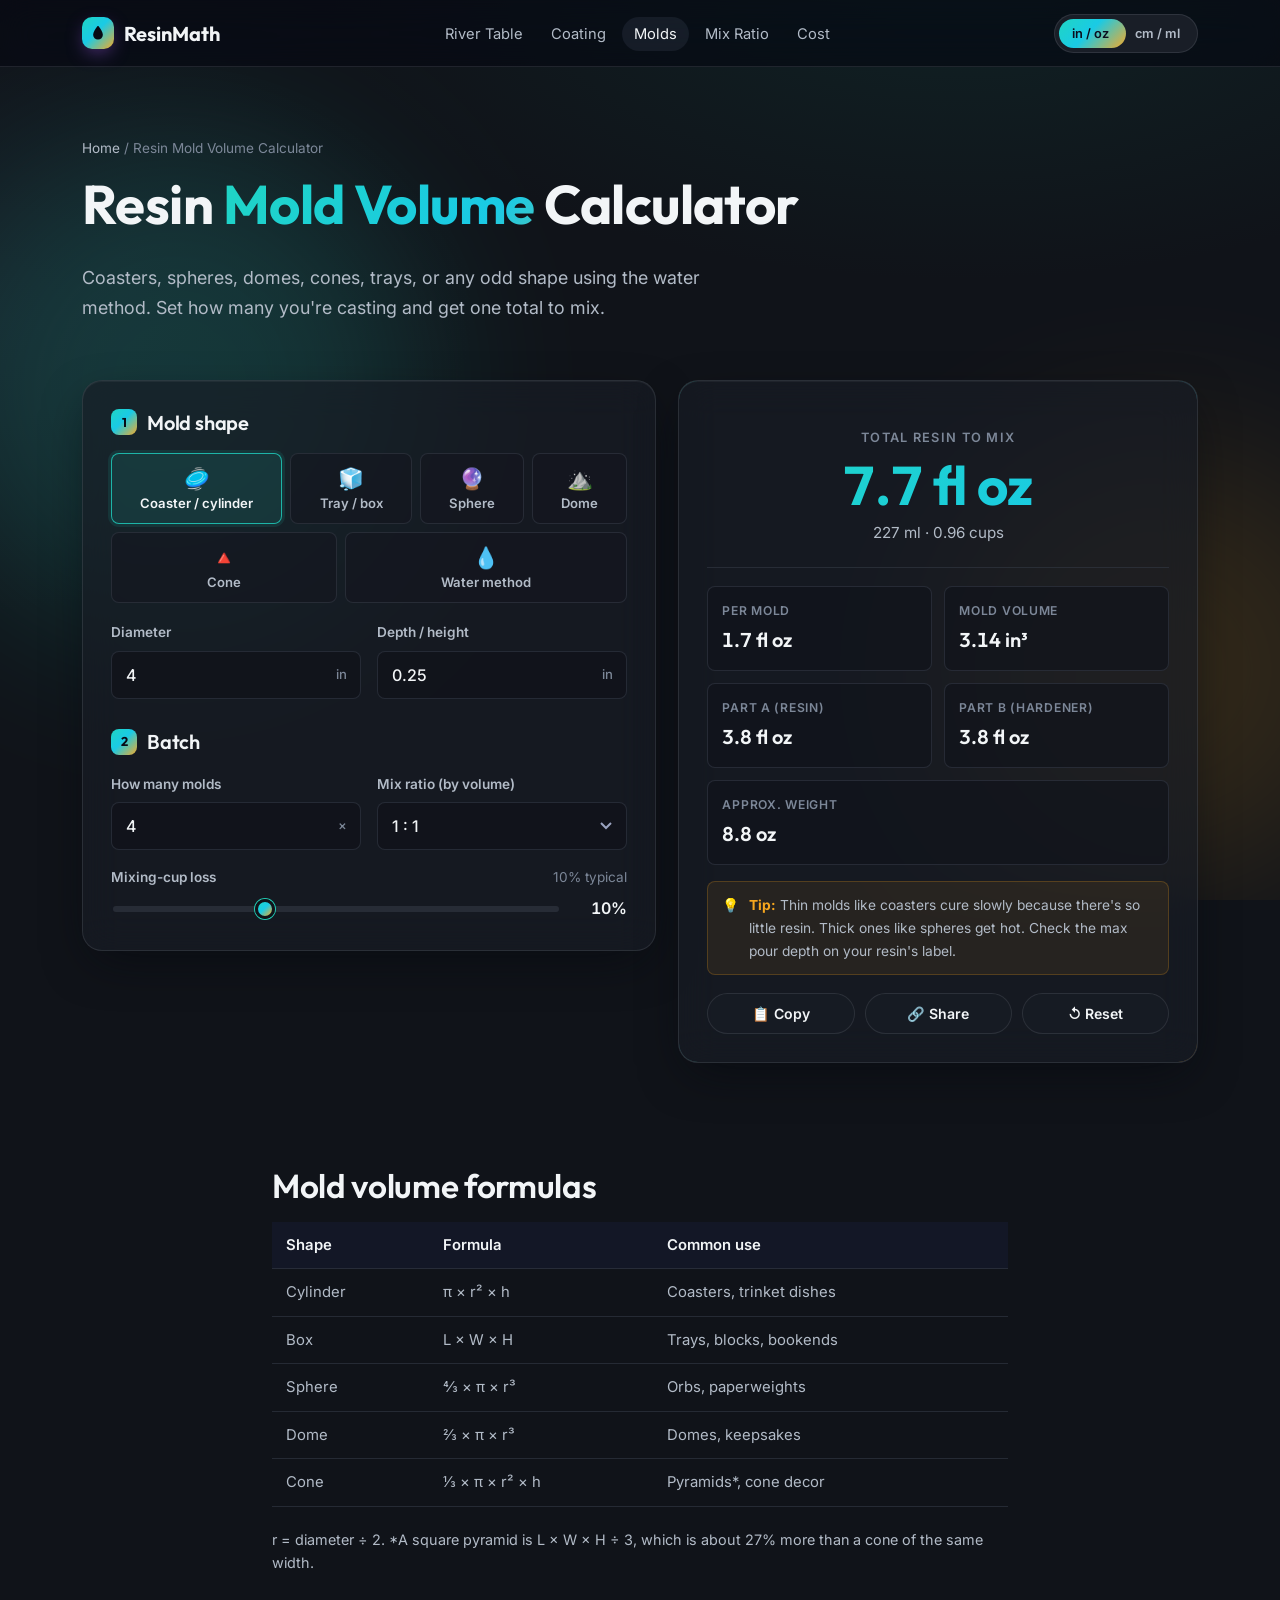
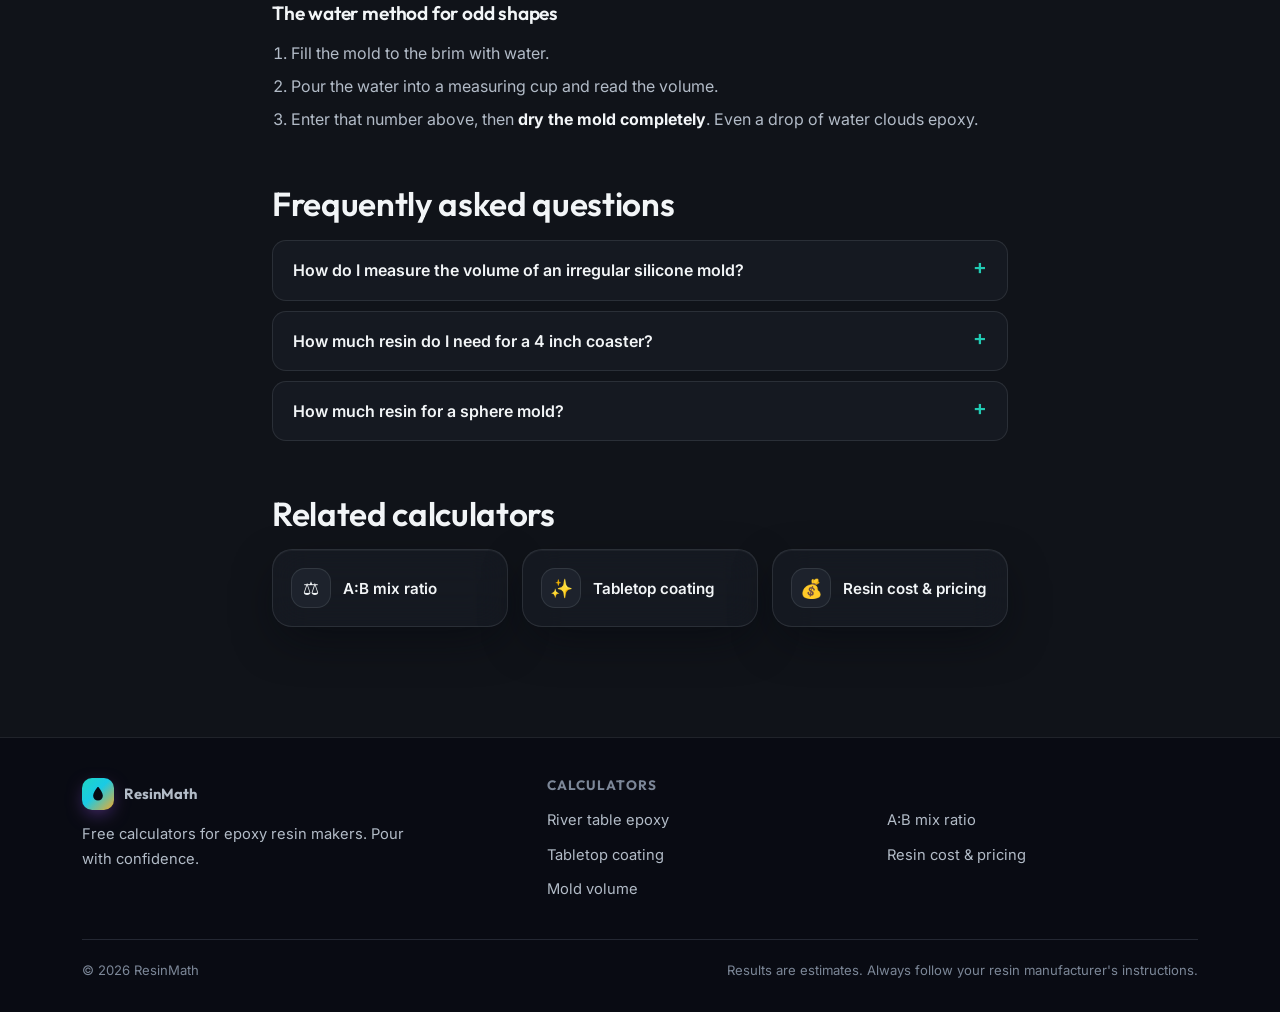
<file: resin-mold-volume-calculator/index.html>
<!doctype html>
<html lang="en">
<head>
  <meta charset="utf-8">
  <meta name="viewport" content="width=device-width, initial-scale=1">
  <title>Resin Mold Volume Calculator — Coasters, Spheres, Domes & More | ResinMath</title>
  <meta name="description" content="Free resin mold volume calculator. Find how much resin fills a coaster, sphere, dome, cone or tray mold, or any odd shape with the water method. Multiply by how many molds you're casting.">
  <link rel="canonical" href="https://resinmath.pages.dev/resin-mold-volume-calculator/">
  <meta name="theme-color" content="#070a14">
  <link rel="icon" href="/favicon.svg" type="image/svg+xml">
  <link rel="manifest" href="/manifest.json">
  <meta property="og:type" content="website">
  <meta property="og:site_name" content="ResinMath">
  <meta property="og:title" content="Resin Mold Volume Calculator">
  <meta property="og:description" content="How much resin fills your mold? Coasters, spheres, domes, cones, trays and odd shapes.">
  <meta property="og:url" content="https://resinmath.pages.dev/resin-mold-volume-calculator/">
  <meta property="og:image" content="https://resinmath.pages.dev/assets/img/resin-hero.jpg">
  <meta name="twitter:card" content="summary_large_image">
  <link rel="preconnect" href="https://fonts.googleapis.com">
  <link rel="preconnect" href="https://fonts.gstatic.com" crossorigin>
  <link href="https://fonts.googleapis.com/css2?family=Inter:wght@400;500;600&family=Outfit:wght@500;600;700&display=swap" rel="stylesheet">
  <link rel="stylesheet" href="/assets/css/style.css">
  <script type="application/ld+json">
  [{"@context":"https://schema.org","@type":"WebApplication","name":"Resin Mold Volume Calculator","url":"https://resinmath.pages.dev/resin-mold-volume-calculator/","applicationCategory":"UtilitiesApplication","operatingSystem":"Any","offers":{"@type":"Offer","price":"0","priceCurrency":"USD"}},
   {"@context":"https://schema.org","@type":"BreadcrumbList","itemListElement":[{"@type":"ListItem","position":1,"name":"Home","item":"https://resinmath.pages.dev/"},{"@type":"ListItem","position":2,"name":"Resin Mold Volume Calculator","item":"https://resinmath.pages.dev/resin-mold-volume-calculator/"}]},
   {"@context":"https://schema.org","@type":"FAQPage","mainEntity":[
    {"@type":"Question","name":"How do I measure the volume of an irregular silicone mold?","acceptedAnswer":{"@type":"Answer","text":"Use the water method: fill the mold with water, pour it into a measuring cup, and note the volume. Dry the mold completely before pouring resin, because water ruins epoxy."}},
    {"@type":"Question","name":"How much resin do I need for a 4 inch coaster?","acceptedAnswer":{"@type":"Answer","text":"A 4 inch round coaster that is 1/4 inch thick holds about 3.1 cubic inches, which is roughly 1.7 fl oz or 52 ml. Add about 10% for mixing loss."}},
    {"@type":"Question","name":"How much resin for a sphere mold?","acceptedAnswer":{"@type":"Answer","text":"Volume equals 4/3 × π × radius³. A 2 inch (5 cm) sphere holds about 4.2 cubic inches, or around 2.3 fl oz (69 ml)."}}
   ]}]
  </script>
</head>
<body>
  <div class="bg-resin" aria-hidden="true"><span></span><span></span><span></span></div>

  <header class="site-header">
    <nav class="container nav" aria-label="Main">
      <a href="/" class="logo" id="logo-link"><span class="logo-mark"><svg viewBox="0 0 24 24" fill="#070a14"><path d="M12 2.5c-.3 0-.6.2-.8.4C8.6 6.4 5.5 10.6 5.5 14.3a6.5 6.5 0 0 0 13 0c0-3.7-3.1-7.9-5.7-11.4-.2-.2-.5-.4-.8-.4z"/></svg></span>ResinMath</a>
      <ul class="nav-links" id="nav-links">
        <li><a href="/river-table-epoxy-calculator/">River Table</a></li>
        <li><a href="/resin-coating-calculator/">Coating</a></li>
        <li><a href="/resin-mold-volume-calculator/" aria-current="page">Molds</a></li>
        <li><a href="/resin-mix-ratio-calculator/">Mix Ratio</a></li>
        <li><a href="/resin-cost-calculator/">Cost</a></li>
      </ul>
      <div class="nav-right">
        <div class="unit-toggle" role="group" aria-label="Unit system"><span class="pill"></span><button type="button" id="unit-imperial" data-unit="imperial">in / oz</button><button type="button" id="unit-metric" data-unit="metric">cm / ml</button></div>
        <button class="menu-btn" id="menu-btn" aria-label="Open menu" aria-expanded="false" aria-controls="nav-links">☰</button>
      </div>
    </nav>
  </header>

  <main>
    <section class="hero">
      <div class="container">
        <div class="breadcrumb"><a href="/">Home</a> / Resin Mold Volume Calculator</div>
        <h1>Resin <span class="grad-text">Mold Volume</span> Calculator</h1>
        <p class="lead">Coasters, spheres, domes, cones, trays, or any odd shape using the water method. Set how many you're casting and get one total to mix.</p>
      </div>
    </section>

    <section class="container">
      <div class="calc-wrap">
        <form class="calc-panel glass" data-calc onsubmit="return false" id="mold-form">
          <h2><span class="step">1</span>Mold shape</h2>
          <div class="seg" data-seg="shape" role="group" aria-label="Mold shape">
            <button type="button" id="shape-cyl" data-value="cyl" aria-pressed="true"><span class="ico">🥏</span>Coaster / cylinder</button>
            <button type="button" id="shape-rect" data-value="rect" aria-pressed="false"><span class="ico">🧊</span>Tray / box</button>
            <button type="button" id="shape-sphere" data-value="sphere" aria-pressed="false"><span class="ico">🔮</span>Sphere</button>
            <button type="button" id="shape-dome" data-value="dome" aria-pressed="false"><span class="ico">⛰️</span>Dome</button>
            <button type="button" id="shape-cone" data-value="cone" aria-pressed="false"><span class="ico">🔺</span>Cone</button>
            <button type="button" id="shape-water" data-value="water" aria-pressed="false"><span class="ico">💧</span>Water method</button>
          </div>

          <div class="field-grid">
            <div class="field" data-for="cyl sphere dome cone">
              <label for="dia">Diameter</label>
              <div class="input-wrap"><input type="number" id="dia" data-len value="4" min="0" step="any" inputmode="decimal"><span class="suffix">in</span></div>
            </div>
            <div class="field" data-for="rect">
              <label for="len">Length</label>
              <div class="input-wrap"><input type="number" id="len" data-len value="6" min="0" step="any" inputmode="decimal"><span class="suffix">in</span></div>
            </div>
            <div class="field" data-for="rect">
              <label for="wid">Width</label>
              <div class="input-wrap"><input type="number" id="wid" data-len value="4" min="0" step="any" inputmode="decimal"><span class="suffix">in</span></div>
            </div>
            <div class="field" data-for="cyl rect cone">
              <label for="hgt">Depth / height</label>
              <div class="input-wrap"><input type="number" id="hgt" data-len value="0.25" min="0" step="any" inputmode="decimal"><span class="suffix">in</span></div>
            </div>
            <div class="field full" data-for="water">
              <label for="water">Water the mold holds <span class="hint">pour water in, then measure it</span></label>
              <div class="input-wrap"><input type="number" id="water" value="2" min="0" step="any" inputmode="decimal"><span class="suffix" id="water-suffix">fl oz</span></div>
            </div>
          </div>

          <h2 style="margin-top:30px"><span class="step">2</span>Batch</h2>
          <div class="field-grid">
            <div class="field">
              <label for="qty">How many molds</label>
              <div class="input-wrap"><input type="number" id="qty" value="4" min="1" step="1" inputmode="numeric"><span class="suffix">×</span></div>
            </div>
            <div class="field">
              <label for="ratio">Mix ratio (by volume)</label>
              <select id="ratio">
                <option value="1" selected>1 : 1</option>
                <option value="2">2 : 1</option>
                <option value="3">3 : 1</option>
              </select>
            </div>
            <div class="field full">
              <label for="extra">Mixing-cup loss <span class="hint">10% typical</span></label>
              <div class="range-row"><input type="range" id="extra" min="0" max="30" step="1" value="10"><span class="range-val" id="extra-v">10%</span></div>
            </div>
          </div>
        </form>

        <aside class="results glass" aria-live="polite">
          <div class="result-main" data-copy-line>
            <div class="result-label">Total resin to mix</div>
            <div class="result-big grad-text" id="r-main">—</div>
            <div class="result-sub" id="r-alt">—</div>
          </div>
          <div class="result-list">
            <div class="result-item" data-copy-line><div class="k">Per mold</div><div class="v" id="r-each">—</div></div>
            <div class="result-item" data-copy-line><div class="k">Mold volume</div><div class="v" id="r-cubic">—</div></div>
            <div class="result-item" data-copy-line><div class="k">Part A (resin)</div><div class="v" id="r-a">—</div></div>
            <div class="result-item" data-copy-line><div class="k">Part B (hardener)</div><div class="v" id="r-b">—</div></div>
            <div class="result-item wide" data-copy-line><div class="k">Approx. weight</div><div class="v" id="r-weight">—</div></div>
          </div>
          <div class="note"><span>💡</span><span><b>Tip:</b> Thin molds like coasters cure slowly because there's so little resin. Thick ones like spheres get hot. Check the max pour depth on your resin's label.</span></div>
          <div class="result-actions">
            <button type="button" class="btn btn-ghost" id="btn-copy" data-copy>📋 Copy</button>
            <button type="button" class="btn btn-ghost" id="btn-share" data-share>🔗 Share</button>
            <button type="button" class="btn btn-ghost" id="btn-reset" data-reset>↺ Reset</button>
          </div>
        </aside>
      </div>
    </section>

    <section class="section">
      <div class="container content">
        <h2>Mold volume formulas</h2>
        <table class="data">
          <thead><tr><th>Shape</th><th>Formula</th><th>Common use</th></tr></thead>
          <tbody>
            <tr><td>Cylinder</td><td>π × r² × h</td><td>Coasters, trinket dishes</td></tr>
            <tr><td>Box</td><td>L × W × H</td><td>Trays, blocks, bookends</td></tr>
            <tr><td>Sphere</td><td>4⁄3 × π × r³</td><td>Orbs, paperweights</td></tr>
            <tr><td>Dome</td><td>2⁄3 × π × r³</td><td>Domes, keepsakes</td></tr>
            <tr><td>Cone</td><td>1⁄3 × π × r² × h</td><td>Pyramids*, cone decor</td></tr>
          </tbody>
        </table>
        <p style="font-size:.9rem">r = diameter ÷ 2. *A square pyramid is L × W × H ÷ 3, which is about 27% more than a cone of the same width.</p>

        <h3>The water method for odd shapes</h3>
        <ol>
          <li>Fill the mold to the brim with water.</li>
          <li>Pour the water into a measuring cup and read the volume.</li>
          <li>Enter that number above, then <strong>dry the mold completely</strong>. Even a drop of water clouds epoxy.</li>
        </ol>

        <h2>Frequently asked questions</h2>
        <div class="faq">
          <details><summary>How do I measure the volume of an irregular silicone mold?</summary><p>Use the water method: fill the mold with water, pour it into a measuring cup, and note the volume. Dry the mold completely before pouring resin, because water ruins epoxy.</p></details>
          <details><summary>How much resin do I need for a 4 inch coaster?</summary><p>A 4 inch round coaster that is ¼ inch thick holds about 3.1 cubic inches, which is roughly 1.7 fl oz or 52 ml. Add about 10% for mixing loss.</p></details>
          <details><summary>How much resin for a sphere mold?</summary><p>Volume equals 4⁄3 × π × radius³. A 2 inch (5 cm) sphere holds about 4.2 cubic inches, or around 2.3 fl oz (69 ml).</p></details>
        </div>

        <h2>Related calculators</h2>
        <div class="related">
          <a class="glass" href="/resin-mix-ratio-calculator/"><span class="tool-icon">⚖️</span>A:B mix ratio</a>
          <a class="glass" href="/resin-coating-calculator/"><span class="tool-icon">✨</span>Tabletop coating</a>
          <a class="glass" href="/resin-cost-calculator/"><span class="tool-icon">💰</span>Resin cost & pricing</a>
        </div>
      </div>
    </section>
  </main>

  <footer class="site-footer">
    <div class="container">
      <div class="footer-grid">
        <div>
          <a href="/" class="logo"><span class="logo-mark"><svg viewBox="0 0 24 24" fill="#070a14"><path d="M12 2.5c-.3 0-.6.2-.8.4C8.6 6.4 5.5 10.6 5.5 14.3a6.5 6.5 0 0 0 13 0c0-3.7-3.1-7.9-5.7-11.4-.2-.2-.5-.4-.8-.4z"/></svg></span>ResinMath</a>
          <p style="margin-top:12px;max-width:340px;font-size:.92rem">Free calculators for epoxy resin makers. Pour with confidence.</p>
        </div>
        <div>
          <h4>Calculators</h4>
          <ul>
            <li><a href="/river-table-epoxy-calculator/">River table epoxy</a></li>
            <li><a href="/resin-coating-calculator/">Tabletop coating</a></li>
            <li><a href="/resin-mold-volume-calculator/">Mold volume</a></li>
          </ul>
        </div>
        <div>
          <h4>&nbsp;</h4>
          <ul>
            <li><a href="/resin-mix-ratio-calculator/">A:B mix ratio</a></li>
            <li><a href="/resin-cost-calculator/">Resin cost & pricing</a></li>
          </ul>
        </div>
      </div>
      <div class="footer-bottom"><span>© <span id="year">2026</span> ResinMath</span><span>Results are estimates. Always follow your resin manufacturer's instructions.</span></div>
    </div>
  </footer>

  <script src="/assets/js/common.js" defer></script>
  <script src="/assets/js/mold.js" defer></script>
</body>
</html>
</file>
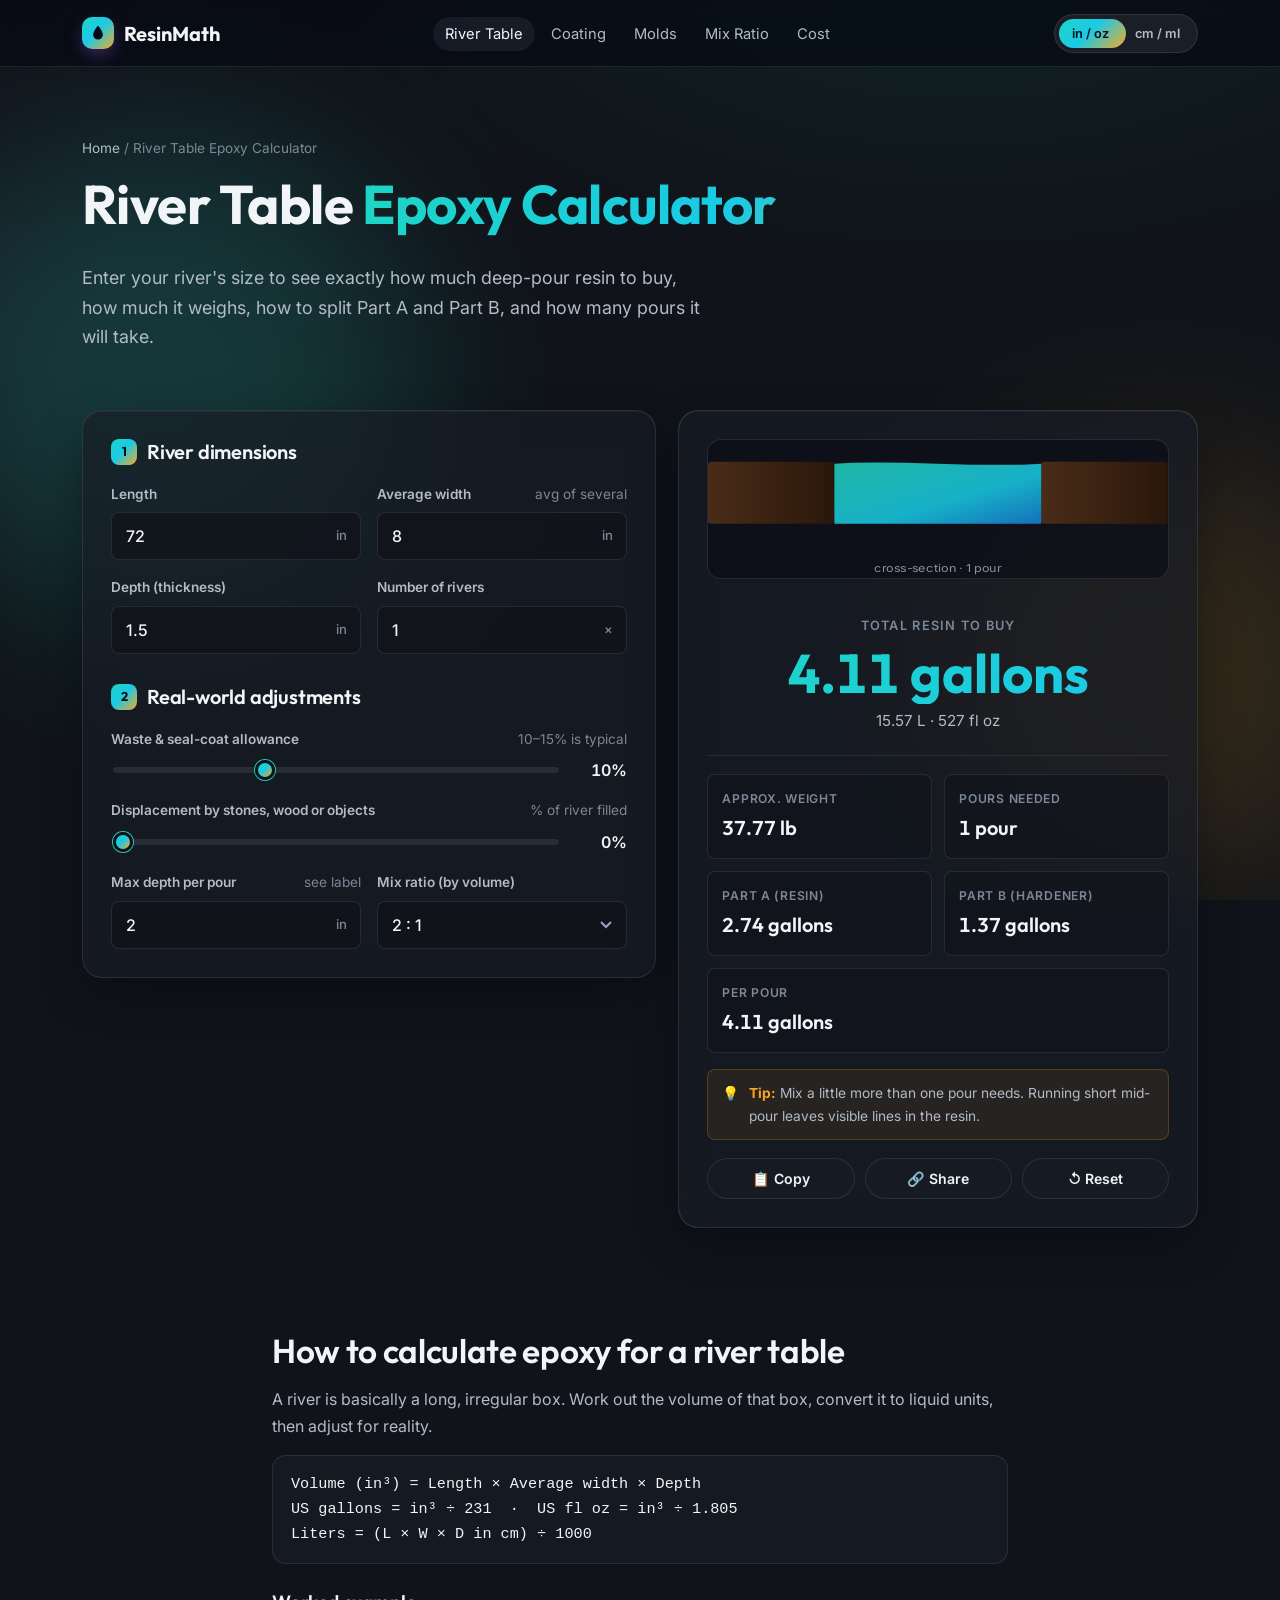
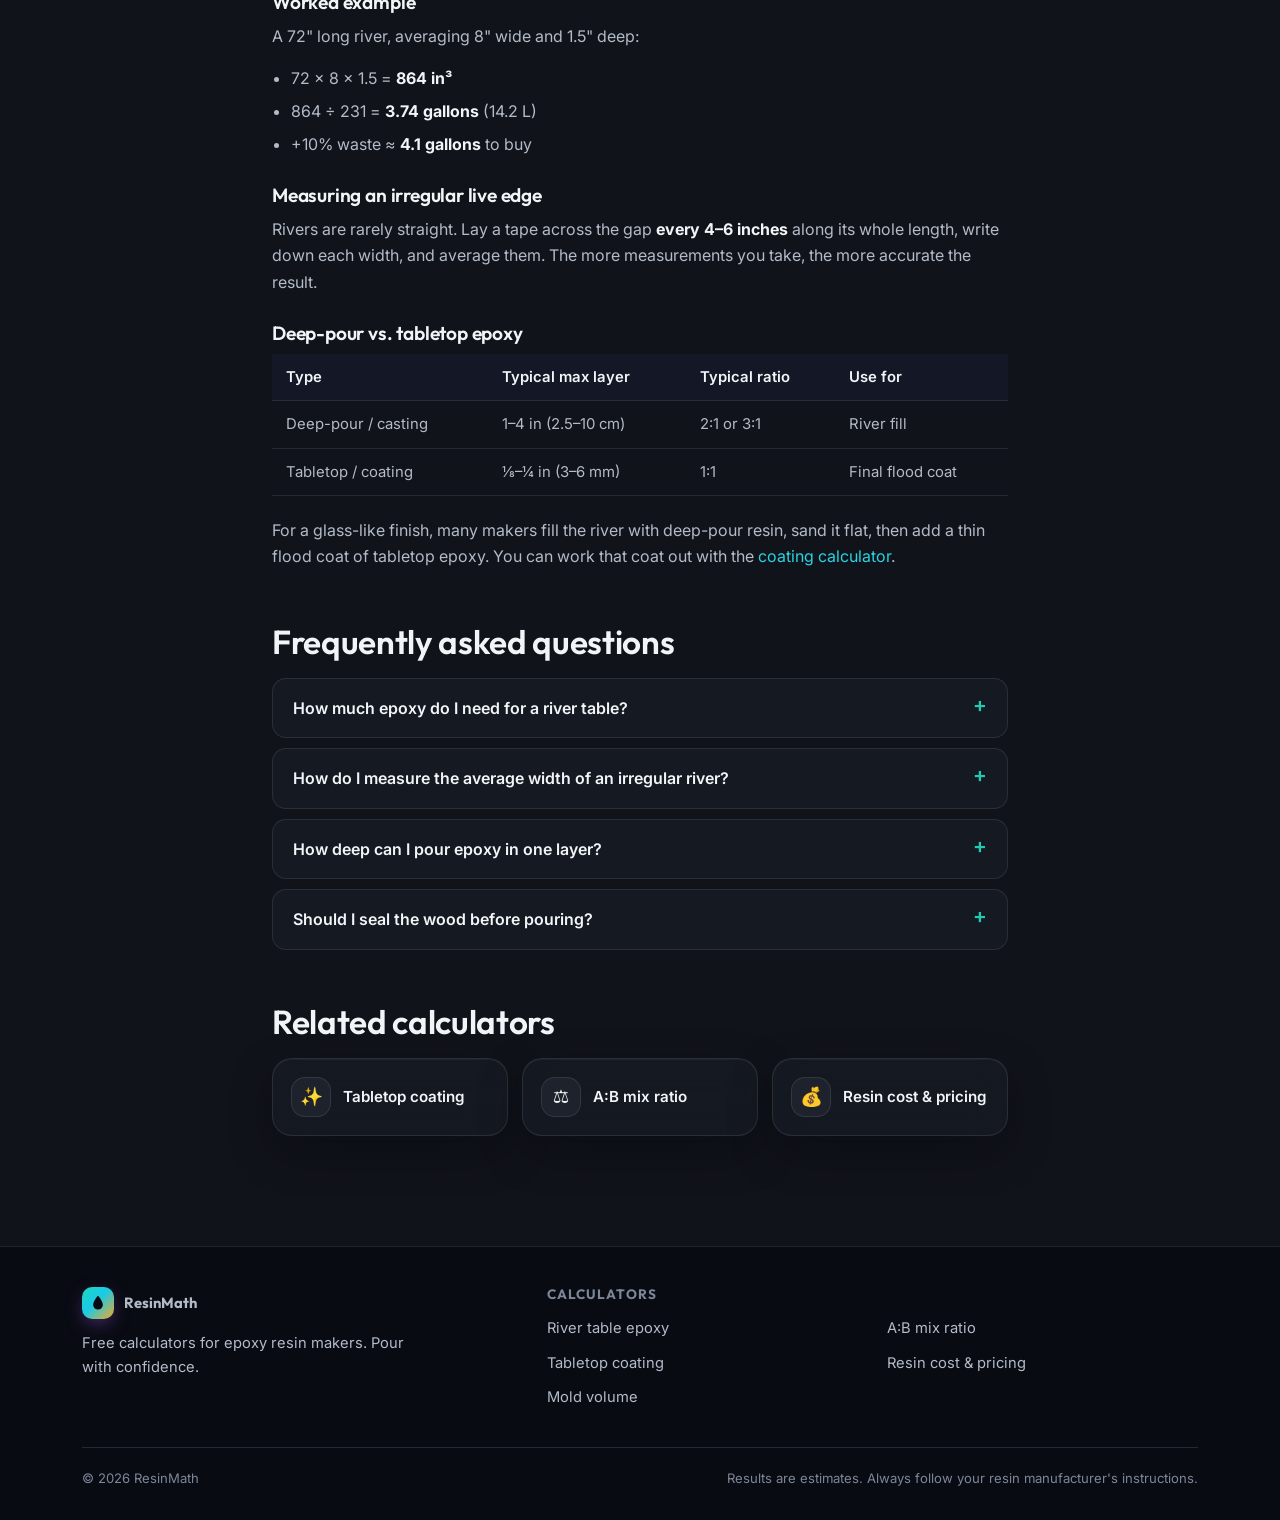
<file: river-table-epoxy-calculator/index.html>
<!doctype html>
<html lang="en">
<head>
  <meta charset="utf-8">
  <meta name="viewport" content="width=device-width, initial-scale=1">
  <title>River Table Epoxy Calculator — How Much Resin Do I Need? | ResinMath</title>
  <meta name="description" content="Free river table epoxy calculator. Enter length, average width and depth to get exactly how much deep-pour resin you need in gallons, liters, fl oz, ml and weight, plus how many pours.">
  <link rel="canonical" href="https://resinmath.pages.dev/river-table-epoxy-calculator/">
  <meta name="theme-color" content="#070a14">
  <link rel="icon" href="/favicon.svg" type="image/svg+xml">
  <link rel="manifest" href="/manifest.json">
  <meta property="og:type" content="website">
  <meta property="og:site_name" content="ResinMath">
  <meta property="og:title" content="River Table Epoxy Calculator">
  <meta property="og:description" content="Exactly how much deep-pour epoxy your river table needs, including waste and the number of pours.">
  <meta property="og:url" content="https://resinmath.pages.dev/river-table-epoxy-calculator/">
  <meta property="og:image" content="https://resinmath.pages.dev/assets/img/resin-hero.jpg">
  <meta name="twitter:card" content="summary_large_image">
  <link rel="preconnect" href="https://fonts.googleapis.com">
  <link rel="preconnect" href="https://fonts.gstatic.com" crossorigin>
  <link href="https://fonts.googleapis.com/css2?family=Inter:wght@400;500;600&family=Outfit:wght@500;600;700&display=swap" rel="stylesheet">
  <link rel="stylesheet" href="/assets/css/style.css">
  <script type="application/ld+json">
  [{"@context":"https://schema.org","@type":"WebApplication","name":"River Table Epoxy Calculator","url":"https://resinmath.pages.dev/river-table-epoxy-calculator/","applicationCategory":"UtilitiesApplication","operatingSystem":"Any","offers":{"@type":"Offer","price":"0","priceCurrency":"USD"}},
   {"@context":"https://schema.org","@type":"BreadcrumbList","itemListElement":[{"@type":"ListItem","position":1,"name":"Home","item":"https://resinmath.pages.dev/"},{"@type":"ListItem","position":2,"name":"River Table Epoxy Calculator","item":"https://resinmath.pages.dev/river-table-epoxy-calculator/"}]},
   {"@context":"https://schema.org","@type":"FAQPage","mainEntity":[
    {"@type":"Question","name":"How much epoxy do I need for a river table?","acceptedAnswer":{"@type":"Answer","text":"Multiply river length × average width × depth in inches, divide by 231 to get US gallons, then add 10–15% for waste. A 72 × 8 × 1.5 inch river needs about 3.7 gallons, or roughly 4.1 gallons with 10% extra."}},
    {"@type":"Question","name":"How do I measure the average width of an irregular river?","acceptedAnswer":{"@type":"Answer","text":"Measure the river's width every 4–6 inches along its length, add the measurements together and divide by how many you took."}},
    {"@type":"Question","name":"How deep can I pour epoxy in one layer?","acceptedAnswer":{"@type":"Answer","text":"It depends on the product. Tabletop epoxies are usually limited to about 1/8–1/4 inch, while deep-pour casting resins allow 1–4 inches per layer. Always check the manufacturer's maximum pour depth."}},
    {"@type":"Question","name":"Should I seal the wood before pouring?","acceptedAnswer":{"@type":"Answer","text":"Yes. A thin seal coat on the live edges prevents air bubbles escaping from the wood into the pour. Budget roughly 3–5% extra resin for sealing."}}
   ]}]
  </script>
</head>
<body>
  <div class="bg-resin" aria-hidden="true"><span></span><span></span><span></span></div>

  <header class="site-header">
    <nav class="container nav" aria-label="Main">
      <a href="/" class="logo" id="logo-link"><span class="logo-mark"><svg viewBox="0 0 24 24" fill="#070a14"><path d="M12 2.5c-.3 0-.6.2-.8.4C8.6 6.4 5.5 10.6 5.5 14.3a6.5 6.5 0 0 0 13 0c0-3.7-3.1-7.9-5.7-11.4-.2-.2-.5-.4-.8-.4z"/></svg></span>ResinMath</a>
      <ul class="nav-links" id="nav-links">
        <li><a href="/river-table-epoxy-calculator/" aria-current="page">River Table</a></li>
        <li><a href="/resin-coating-calculator/">Coating</a></li>
        <li><a href="/resin-mold-volume-calculator/">Molds</a></li>
        <li><a href="/resin-mix-ratio-calculator/">Mix Ratio</a></li>
        <li><a href="/resin-cost-calculator/">Cost</a></li>
      </ul>
      <div class="nav-right">
        <div class="unit-toggle" role="group" aria-label="Unit system"><span class="pill"></span><button type="button" id="unit-imperial" data-unit="imperial">in / oz</button><button type="button" id="unit-metric" data-unit="metric">cm / ml</button></div>
        <button class="menu-btn" id="menu-btn" aria-label="Open menu" aria-expanded="false" aria-controls="nav-links">☰</button>
      </div>
    </nav>
  </header>

  <main>
    <section class="hero">
      <div class="container">
        <div class="breadcrumb"><a href="/">Home</a> / River Table Epoxy Calculator</div>
        <h1>River Table <span class="grad-text">Epoxy Calculator</span></h1>
        <p class="lead">Enter your river's size to see exactly how much deep-pour resin to buy, how much it weighs, how to split Part A and Part B, and how many pours it will take.</p>
      </div>
    </section>

    <section class="container">
      <div class="calc-wrap">
        <form class="calc-panel glass" data-calc onsubmit="return false" id="river-form">
          <h2><span class="step">1</span>River dimensions</h2>
          <div class="field-grid">
            <div class="field">
              <label for="len">Length</label>
              <div class="input-wrap"><input type="number" id="len" data-len value="72" min="0" step="any" inputmode="decimal"><span class="suffix">in</span></div>
            </div>
            <div class="field">
              <label for="wid">Average width <span class="hint">avg of several</span></label>
              <div class="input-wrap"><input type="number" id="wid" data-len value="8" min="0" step="any" inputmode="decimal"><span class="suffix">in</span></div>
            </div>
            <div class="field">
              <label for="dep">Depth (thickness)</label>
              <div class="input-wrap"><input type="number" id="dep" data-len value="1.5" min="0" step="any" inputmode="decimal"><span class="suffix">in</span></div>
            </div>
            <div class="field">
              <label for="cnt">Number of rivers</label>
              <div class="input-wrap"><input type="number" id="cnt" value="1" min="1" step="1" inputmode="numeric"><span class="suffix">×</span></div>
            </div>
          </div>

          <h2 style="margin-top:30px"><span class="step">2</span>Real-world adjustments</h2>
          <div class="field-grid">
            <div class="field full">
              <label for="waste">Waste & seal-coat allowance <span class="hint">10–15% is typical</span></label>
              <div class="range-row"><input type="range" id="waste" min="0" max="30" step="1" value="10"><span class="range-val" id="waste-v">10%</span></div>
            </div>
            <div class="field full">
              <label for="disp">Displacement by stones, wood or objects <span class="hint">% of river filled</span></label>
              <div class="range-row"><input type="range" id="disp" min="0" max="60" step="1" value="0"><span class="range-val" id="disp-v">0%</span></div>
            </div>
            <div class="field">
              <label for="maxpour">Max depth per pour <span class="hint">see label</span></label>
              <div class="input-wrap"><input type="number" id="maxpour" data-len value="2" min="0" step="any" inputmode="decimal"><span class="suffix">in</span></div>
            </div>
            <div class="field">
              <label for="ratio">Mix ratio (by volume)</label>
              <select id="ratio">
                <option value="1">1 : 1</option>
                <option value="2" selected>2 : 1</option>
                <option value="3">3 : 1</option>
                <option value="4">4 : 1</option>
              </select>
            </div>
          </div>
        </form>

        <aside class="results glass" aria-live="polite">
          <div class="viz" id="viz" aria-hidden="true"></div>
          <div class="result-main" data-copy-line>
            <div class="result-label">Total resin to buy</div>
            <div class="result-big grad-text" id="r-main">—</div>
            <div class="result-sub" id="r-alt">—</div>
          </div>
          <div class="result-list">
            <div class="result-item" data-copy-line><div class="k">Approx. weight</div><div class="v" id="r-weight">—</div></div>
            <div class="result-item" data-copy-line><div class="k">Pours needed</div><div class="v" id="r-pours">—</div></div>
            <div class="result-item" data-copy-line><div class="k">Part A (resin)</div><div class="v" id="r-a">—</div></div>
            <div class="result-item" data-copy-line><div class="k">Part B (hardener)</div><div class="v" id="r-b">—</div></div>
            <div class="result-item wide" data-copy-line><div class="k">Per pour</div><div class="v" id="r-perpour">—</div></div>
          </div>
          <div class="note"><span>💡</span><span id="r-tip"><b>Tip:</b> Mix a little more than one pour needs. Running short mid-pour leaves visible lines in the resin.</span></div>
          <div class="result-actions">
            <button type="button" class="btn btn-ghost" id="btn-copy" data-copy>📋 Copy</button>
            <button type="button" class="btn btn-ghost" id="btn-share" data-share>🔗 Share</button>
            <button type="button" class="btn btn-ghost" id="btn-reset" data-reset>↺ Reset</button>
          </div>
        </aside>
      </div>
    </section>

    <section class="section">
      <div class="container content">
        <h2>How to calculate epoxy for a river table</h2>
        <p>A river is basically a long, irregular box. Work out the volume of that box, convert it to liquid units, then adjust for reality.</p>
        <div class="formula">Volume (in³) = Length × Average width × Depth<br>US gallons = in³ ÷ 231 &nbsp;·&nbsp; US fl oz = in³ ÷ 1.805<br>Liters = (L × W × D in cm) ÷ 1000</div>

        <h3>Worked example</h3>
        <p>A 72" long river, averaging 8" wide and 1.5" deep:</p>
        <ul>
          <li>72 × 8 × 1.5 = <strong>864 in³</strong></li>
          <li>864 ÷ 231 = <strong>3.74 gallons</strong> (14.2 L)</li>
          <li>+10% waste ≈ <strong>4.1 gallons</strong> to buy</li>
        </ul>

        <h3>Measuring an irregular live edge</h3>
        <p>Rivers are rarely straight. Lay a tape across the gap <strong>every 4–6 inches</strong> along its whole length, write down each width, and average them. The more measurements you take, the more accurate the result.</p>

        <h3>Deep-pour vs. tabletop epoxy</h3>
        <table class="data">
          <thead><tr><th>Type</th><th>Typical max layer</th><th>Typical ratio</th><th>Use for</th></tr></thead>
          <tbody>
            <tr><td>Deep-pour / casting</td><td>1–4 in (2.5–10 cm)</td><td>2:1 or 3:1</td><td>River fill</td></tr>
            <tr><td>Tabletop / coating</td><td>⅛–¼ in (3–6 mm)</td><td>1:1</td><td>Final flood coat</td></tr>
          </tbody>
        </table>
        <p>For a glass-like finish, many makers fill the river with deep-pour resin, sand it flat, then add a thin flood coat of tabletop epoxy. You can work that coat out with the <a href="/resin-coating-calculator/">coating calculator</a>.</p>

        <h2>Frequently asked questions</h2>
        <div class="faq">
          <details><summary>How much epoxy do I need for a river table?</summary><p>Multiply river length × average width × depth in inches, divide by 231 to get US gallons, then add 10–15% for waste. A 72 × 8 × 1.5 inch river needs about 3.7 gallons, or roughly 4.1 gallons with 10% extra.</p></details>
          <details><summary>How do I measure the average width of an irregular river?</summary><p>Measure the width every 4–6 inches along the river, add the measurements together and divide by how many you took.</p></details>
          <details><summary>How deep can I pour epoxy in one layer?</summary><p>It depends on the product. Tabletop epoxies are usually limited to about ⅛–¼ inch, while deep-pour casting resins allow 1–4 inches per layer. Pouring too thick can overheat the resin, causing cracks, yellowing or even smoke. Always check the label.</p></details>
          <details><summary>Should I seal the wood before pouring?</summary><p>Yes. A thin seal coat on the live edges stops air escaping from the wood into your pour as bubbles. Budget about 3–5% extra resin for sealing; the default waste allowance already covers this.</p></details>
        </div>

        <h2>Related calculators</h2>
        <div class="related">
          <a class="glass" href="/resin-coating-calculator/"><span class="tool-icon">✨</span>Tabletop coating</a>
          <a class="glass" href="/resin-mix-ratio-calculator/"><span class="tool-icon">⚖️</span>A:B mix ratio</a>
          <a class="glass" href="/resin-cost-calculator/"><span class="tool-icon">💰</span>Resin cost & pricing</a>
        </div>
      </div>
    </section>
  </main>

  <footer class="site-footer">
    <div class="container">
      <div class="footer-grid">
        <div>
          <a href="/" class="logo"><span class="logo-mark"><svg viewBox="0 0 24 24" fill="#070a14"><path d="M12 2.5c-.3 0-.6.2-.8.4C8.6 6.4 5.5 10.6 5.5 14.3a6.5 6.5 0 0 0 13 0c0-3.7-3.1-7.9-5.7-11.4-.2-.2-.5-.4-.8-.4z"/></svg></span>ResinMath</a>
          <p style="margin-top:12px;max-width:340px;font-size:.92rem">Free calculators for epoxy resin makers. Pour with confidence.</p>
        </div>
        <div>
          <h4>Calculators</h4>
          <ul>
            <li><a href="/river-table-epoxy-calculator/">River table epoxy</a></li>
            <li><a href="/resin-coating-calculator/">Tabletop coating</a></li>
            <li><a href="/resin-mold-volume-calculator/">Mold volume</a></li>
          </ul>
        </div>
        <div>
          <h4>&nbsp;</h4>
          <ul>
            <li><a href="/resin-mix-ratio-calculator/">A:B mix ratio</a></li>
            <li><a href="/resin-cost-calculator/">Resin cost & pricing</a></li>
          </ul>
        </div>
      </div>
      <div class="footer-bottom"><span>© <span id="year">2026</span> ResinMath</span><span>Results are estimates. Always follow your resin manufacturer's instructions.</span></div>
    </div>
  </footer>

  <script src="/assets/js/common.js" defer></script>
  <script src="/assets/js/river.js" defer></script>
</body>
</html>
</file>
<file: assets/css/style.css>
/* =========================================================
   ResinMath — Design System
   Dark "liquid resin" theme · glassmorphism · micro-motion
   ========================================================= */

:root {
  /* Palette: Artisanal Maker & River Studio (Clean, Authentic, Non-Neon) */
  --bg-0: hsl(222 22% 8%);
  --bg-1: hsl(222 20% 11%);
  --bg-2: hsl(222 18% 15%);
  --line: hsl(222 16% 22% / 0.7);
  --text: hsl(210 24% 96%);
  --text-dim: hsl(215 16% 74%);
  --text-faint: hsl(215 12% 54%);

  /* Organic craft accents: Ocean lagoon teal & warm golden amber */
  --teal: hsl(172 72% 46%);
  --cyan: hsl(184 75% 52%);
  --amber: hsl(38 92% 54%);
  --copper: hsl(24 85% 56%);
  --gold: hsl(42 90% 56%);

  --grad-resin: linear-gradient(135deg, hsl(174 74% 48%), hsl(188 80% 50%) 45%, hsl(38 90% 56%));
  --grad-soft: linear-gradient(140deg, hsl(174 74% 48% / .12), hsl(188 80% 50% / .08) 50%, hsl(38 90% 56% / .10));

  --glass: hsl(222 20% 12% / 0.68);
  --glass-strong: hsl(222 20% 14% / 0.88);
  --glass-border: hsl(210 20% 80% / 0.12);

  --radius-sm: 8px;
  --radius: 14px;
  --radius-lg: 20px;

  --shadow: 0 16px 48px -12px hsl(222 40% 4% / .7), 0 1px 0 0 hsl(210 30% 90% / .05) inset;
  --glow: 0 0 0 1px hsl(174 74% 48% / .4), 0 8px 32px -8px hsl(174 74% 48% / .3);

  --font-display: "Outfit", system-ui, sans-serif;
  --font-body: "Inter", system-ui, sans-serif;

  --ease: cubic-bezier(.16, 1, .3, 1);
  --maxw: 1160px;
}

*, *::before, *::after { box-sizing: border-box; }

[hidden] { display: none !important; }

html { scroll-behavior: smooth; -webkit-text-size-adjust: 100%; }

body {
  margin: 0;
  font-family: var(--font-body);
  font-size: 16px;
  line-height: 1.65;
  color: var(--text);
  background: var(--bg-0);
  min-height: 100vh;
  overflow-x: hidden;
  -webkit-font-smoothing: antialiased;
}

/* Elegant, subtle studio ambient backlight (no chaotic neon orbs) */
.bg-resin {
  position: fixed; inset: 0; z-index: -1; overflow: hidden; pointer-events: none;
  background:
    radial-gradient(1000px 500px at 75% -5%, hsl(174 65% 18% / .28), transparent 65%),
    radial-gradient(900px 500px at -5% 35%, hsl(222 25% 15% / .5), transparent 60%),
    var(--bg-0);
}
.bg-resin span {
  position: absolute; border-radius: 50%; filter: blur(90px); opacity: .18;
}
.bg-resin span:nth-child(1) { width: 500px; height: 500px; background: var(--teal); top: 15%; left: -6%; }
.bg-resin span:nth-child(2) { width: 440px; height: 440px; background: var(--amber); top: 50%; right: -8%; opacity: .14; }
.bg-resin span:nth-child(3) { display: none; }

a { color: var(--cyan); text-decoration: none; transition: color .2s var(--ease); }
a:hover { color: var(--teal); }

img { max-width: 100%; display: block; }

h1, h2, h3, h4 { font-family: var(--font-display); line-height: 1.15; margin: 0 0 .5em; letter-spacing: -.01em; overflow-wrap: break-word; }
h1 { font-size: clamp(1.75rem, 5vw, 3.4rem); font-weight: 700; }
h2 { font-size: clamp(1.4rem, 2.6vw, 2.1rem); font-weight: 600; }
h3 { font-size: 1.2rem; font-weight: 600; }
p { margin: 0 0 1em; color: var(--text-dim); }

.grad-text {
  background: var(--grad-resin);
  -webkit-background-clip: text; background-clip: text; color: transparent;
  background-size: 200% auto; animation: shimmer 8s linear infinite;
}
@keyframes shimmer { to { background-position: 200% center; } }

.container { width: 100%; max-width: var(--maxw); margin: 0 auto; padding: 0 22px; }

/* ---------- Header ---------- */
.site-header {
  position: sticky; top: 0; z-index: 50;
  backdrop-filter: blur(16px) saturate(140%);
  -webkit-backdrop-filter: blur(16px) saturate(140%);
  background: hsl(230 45% 5% / .65);
  border-bottom: 1px solid var(--glass-border);
}
.nav { display: flex; align-items: center; justify-content: space-between; height: 66px; gap: 16px; }
.logo { display: flex; align-items: center; gap: 10px; font-family: var(--font-display); font-weight: 700; font-size: 1.25rem; color: var(--text); }
.logo:hover { color: var(--text); }
.logo-mark {
  width: 32px; height: 32px; border-radius: 10px; background: var(--grad-resin);
  display: grid; place-items: center; box-shadow: 0 6px 20px -6px hsl(268 90% 66% / .7);
}
.logo-mark svg { width: 18px; height: 18px; }
.nav-links { display: flex; gap: 4px; list-style: none; margin: 0; padding: 0; }
.nav-links a {
  color: var(--text-dim); font-size: .92rem; padding: 8px 12px; border-radius: 999px;
  transition: background .2s var(--ease), color .2s var(--ease);
}
.nav-links a:hover, .nav-links a[aria-current="page"] { color: var(--text); background: hsl(220 60% 80% / .08); }
.nav-right { display: flex; align-items: center; gap: 10px; }

/* Unit toggle */
.unit-toggle {
  position: relative; display: inline-flex; padding: 4px; border-radius: 999px;
  background: var(--glass-strong); border: 1px solid var(--glass-border);
}
.unit-toggle button {
  position: relative; z-index: 1; border: 0; background: none; color: var(--text-dim);
  font: 600 .8rem var(--font-body); padding: 7px 13px; border-radius: 999px; cursor: pointer;
  transition: color .25s var(--ease);
}
.unit-toggle button[aria-pressed="true"] { color: hsl(230 45% 8%); }
.unit-toggle .pill {
  position: absolute; z-index: 0; top: 4px; bottom: 4px; left: 4px; width: calc(50% - 4px);
  border-radius: 999px; background: var(--grad-resin); transition: transform .35s var(--ease);
}
.unit-toggle[data-unit="metric"] .pill { transform: translateX(100%); }

.menu-btn { display: none; background: none; border: 1px solid var(--glass-border); color: var(--text); border-radius: 10px; width: 40px; height: 40px; cursor: pointer; }

/* ---------- Hero ---------- */
.hero { position: relative; padding: 70px 0 40px; }
.hero-home { padding: 90px 0 60px; overflow: hidden; }
.hero-home .hero-img {
  position: absolute; inset: 0 0 0 30%; z-index: -1;
  background: url("../img/resin-hero.jpg") center/cover no-repeat;
  -webkit-mask-image: linear-gradient(90deg, transparent, #000 40%), linear-gradient(180deg, #000 55%, transparent);
  -webkit-mask-composite: source-in;
  mask-image: linear-gradient(90deg, transparent, #000 40%), linear-gradient(180deg, #000 55%, transparent);
  mask-composite: intersect;
  opacity: .75;
}
.eyebrow {
  display: inline-flex; align-items: center; gap: 8px; font-size: .8rem; font-weight: 600; letter-spacing: .08em;
  text-transform: uppercase; color: var(--teal); padding: 6px 12px; border-radius: 999px;
  background: hsl(176 85% 52% / .1); border: 1px solid hsl(176 85% 52% / .25); margin-bottom: 18px;
}
.eyebrow .dot { width: 6px; height: 6px; border-radius: 50%; background: var(--teal); box-shadow: 0 0 10px var(--teal); animation: pulse 2s infinite; }
@keyframes pulse { 50% { opacity: .35; } }
.hero p.lead { font-size: 1.12rem; max-width: 620px; }
.hero-cta { display: flex; gap: 12px; flex-wrap: wrap; margin-top: 26px; }
.breadcrumb { font-size: .85rem; color: var(--text-faint); margin-bottom: 14px; }
.breadcrumb a { color: var(--text-dim); }

.btn {
  display: inline-flex; align-items: center; gap: 8px; padding: 13px 22px; border-radius: 999px; border: 0;
  font: 600 .95rem var(--font-body); cursor: pointer; transition: transform .2s var(--ease), box-shadow .25s var(--ease), background .2s;
}
.btn-primary { background: var(--grad-resin); color: hsl(230 45% 6%); box-shadow: 0 10px 30px -10px hsl(268 90% 66% / .7); }
.btn-primary:hover { color: hsl(230 45% 6%); transform: translateY(-2px); box-shadow: 0 16px 40px -12px hsl(268 90% 66% / .9); }
.btn-ghost { background: var(--glass); color: var(--text); border: 1px solid var(--glass-border); }
.btn-ghost:hover { color: var(--text); background: var(--glass-strong); transform: translateY(-2px); }

.stats { display: flex; gap: 34px; margin-top: 40px; flex-wrap: wrap; }
.stat strong { display: block; font-family: var(--font-display); font-size: 1.6rem; color: var(--text); }
.stat span { font-size: .85rem; color: var(--text-faint); }

/* ---------- Cards / grid ---------- */
.glass {
  background: var(--glass); border: 1px solid var(--glass-border); border-radius: var(--radius-lg);
  backdrop-filter: blur(18px); -webkit-backdrop-filter: blur(18px); box-shadow: var(--shadow);
}
.section { padding: 50px 0; }
.section-head { max-width: 640px; margin-bottom: 30px; }

.tool-grid { display: grid; grid-template-columns: repeat(auto-fill, minmax(320px, 1fr)); gap: 20px; }
.tool-card {
  position: relative; display: flex; flex-direction: column; gap: 10px; padding: 26px; color: var(--text);
  overflow: hidden; transition: transform .35s var(--ease), border-color .3s, box-shadow .35s;
}
.tool-card::before {
  content: ""; position: absolute; inset: 0; background: var(--grad-soft); opacity: 0; transition: opacity .35s var(--ease);
}
.tool-card:hover { transform: translateY(-6px); border-color: hsl(176 85% 52% / .35); box-shadow: var(--glow); color: var(--text); }
.tool-card:hover::before { opacity: 1; }
.tool-card > * { position: relative; }
.tool-icon {
  width: 48px; height: 48px; border-radius: 14px; display: grid; place-items: center; font-size: 1.4rem;
  background: hsl(220 60% 80% / .06); border: 1px solid var(--glass-border);
}
.tool-card h3 { margin: 6px 0 0; }
.tool-card p { margin: 0; font-size: .94rem; }
.tool-card .go { margin-top: auto; padding-top: 10px; font-weight: 600; font-size: .9rem; color: var(--teal); display: inline-flex; gap: 6px; }
.tool-card:hover .go span { transform: translateX(4px); }
.tool-card .go span { transition: transform .3s var(--ease); }
.tag-soon { position: absolute; top: 18px; right: 18px; font-size: .7rem; font-weight: 700; letter-spacing: .06em; text-transform: uppercase; color: var(--gold); }

/* ---------- Calculator layout ---------- */
.calc-wrap { display: grid; grid-template-columns: 1.05fr .95fr; gap: 22px; align-items: start; }
.calc-panel { padding: 28px; }
.calc-panel h2 { font-size: 1.25rem; display: flex; align-items: center; gap: 10px; }
.step { width: 26px; height: 26px; border-radius: 8px; background: var(--grad-resin); color: hsl(230 45% 6%); display: inline-grid; place-items: center; font-size: .8rem; font-weight: 700; }

.field-grid { display: grid; grid-template-columns: repeat(2, 1fr); gap: 16px; margin-top: 18px; }
.field-grid.three { grid-template-columns: repeat(3, 1fr); }
.field { display: flex; flex-direction: column; gap: 7px; }
.field.full { grid-column: 1 / -1; }
.field label { font-size: .85rem; font-weight: 600; color: var(--text-dim); display: flex; justify-content: space-between; gap: 8px; }
.field label .hint { font-weight: 400; color: var(--text-faint); }
.input-wrap { position: relative; display: flex; align-items: center; }
.input-wrap .suffix {
  position: absolute; right: 14px; font-size: .82rem; color: var(--text-faint); pointer-events: none; font-weight: 500;
}
input[type="number"], input[type="text"], select {
  width: 100%; padding: 13px 14px; padding-right: 48px; border-radius: var(--radius-sm);
  background: hsl(222 22% 9% / .85); border: 1px solid var(--line); color: var(--text);
  font: 500 1rem var(--font-body); outline: none; transition: border-color .2s, box-shadow .2s, background .2s;
  -moz-appearance: textfield; appearance: none;
}
select { padding-right: 36px; cursor: pointer; background-image: url("data:image/svg+xml,%3Csvg xmlns='http://www.w3.org/2000/svg' width='12' height='8' fill='none' stroke='%239aa3c0' stroke-width='2'%3E%3Cpath d='M1 1l5 5 5-5'/%3E%3C/svg%3E"); background-repeat: no-repeat; background-position: right 14px center; }
select option { background: var(--bg-2); }
input::-webkit-outer-spin-button, input::-webkit-inner-spin-button { -webkit-appearance: none; margin: 0; }
input:focus, select:focus { border-color: hsl(174 74% 48% / .8); box-shadow: 0 0 0 4px hsl(174 74% 48% / .14); background: hsl(222 22% 11% / .95); }
input.invalid { border-color: hsl(350 85% 60% / .8); }

.seg { display: flex; flex-wrap: wrap; gap: 8px; margin-top: 18px; }
.seg button {
  flex: 1 1 auto; min-width: 90px; display: flex; flex-direction: column; align-items: center; gap: 4px;
  padding: 12px 10px; border-radius: var(--radius-sm); border: 1px solid var(--line); background: hsl(222 22% 10% / .6);
  color: var(--text-dim); font: 600 .82rem var(--font-body); cursor: pointer; transition: all .2s var(--ease);
}
.seg button .ico { font-size: 1.3rem; }
.seg button:hover { color: var(--text); border-color: hsl(210 20% 80% / .25); }
.seg button[aria-pressed="true"] { color: var(--text); border-color: hsl(174 74% 48% / .8); background: hsl(174 74% 48% / .12); box-shadow: 0 0 0 3px hsl(174 74% 48% / .1); }

.range-row { display: flex; align-items: center; gap: 12px; }
input[type="range"] { flex: 1; -webkit-appearance: none; appearance: none; height: 6px; border-radius: 99px; background: var(--line); outline: none; }
input[type="range"]::-webkit-slider-thumb { -webkit-appearance: none; width: 20px; height: 20px; border-radius: 50%; background: var(--grad-resin); border: 3px solid var(--bg-0); box-shadow: 0 0 0 1px var(--teal); cursor: pointer; }
input[type="range"]::-moz-range-thumb { width: 16px; height: 16px; border-radius: 50%; background: var(--teal); border: 3px solid var(--bg-0); cursor: pointer; }
.range-val { min-width: 54px; text-align: right; font-weight: 600; font-variant-numeric: tabular-nums; }

/* Results */
.results { position: sticky; top: 86px; padding: 28px; overflow: hidden; }
.results::before {
  content: ""; position: absolute; inset: -1px; border-radius: inherit; padding: 1px;
  background: var(--grad-resin); opacity: .4;
  -webkit-mask: linear-gradient(#000 0 0) content-box, linear-gradient(#000 0 0);
  -webkit-mask-composite: xor; mask-composite: exclude; pointer-events: none;
}
.result-main { text-align: center; padding: 18px 0 22px; border-bottom: 1px solid var(--line); margin-bottom: 18px; }
.result-label { font-size: .8rem; text-transform: uppercase; letter-spacing: .1em; color: var(--text-faint); font-weight: 600; }
.result-big { font-family: var(--font-display); font-size: clamp(2.6rem, 5vw, 3.4rem); font-weight: 700; line-height: 1.1; margin: 8px 0 4px; font-variant-numeric: tabular-nums; }
.result-sub { color: var(--text-dim); font-size: .95rem; }
.result-list { display: grid; grid-template-columns: 1fr 1fr; gap: 12px; }
.result-item { padding: 14px; border-radius: var(--radius-sm); background: hsl(222 22% 9% / .7); border: 1px solid var(--line); }
.result-item .k { font-size: .76rem; color: var(--text-faint); text-transform: uppercase; letter-spacing: .06em; font-weight: 600; }
.result-item .v { font-family: var(--font-display); font-size: 1.25rem; font-weight: 600; margin-top: 2px; font-variant-numeric: tabular-nums; }
.result-item.wide { grid-column: 1 / -1; }
.bump { animation: bump .45s var(--ease); }
@keyframes bump { 0% { transform: scale(.96); opacity: .5; } 100% { transform: scale(1); opacity: 1; } }

.note { display: flex; gap: 10px; margin-top: 16px; padding: 12px 14px; font-size: .86rem; color: var(--text-dim); border-radius: var(--radius-sm); background: hsl(38 92% 54% / .08); border: 1px solid hsl(38 92% 54% / .22); }
.note b { color: var(--amber); }
.result-actions { display: flex; gap: 10px; margin-top: 18px; }
.result-actions .btn { flex: 1; justify-content: center; padding: 11px 14px; font-size: .88rem; }

/* Mix bar */
.mix-bar { display: flex; height: 44px; border-radius: 12px; overflow: hidden; margin: 6px 0 18px; border: 1px solid var(--line); }
.mix-bar div { display: grid; place-items: center; font-weight: 700; font-size: .85rem; color: hsl(222 25% 8%); transition: flex-grow .5s var(--ease); min-width: 0; white-space: nowrap; overflow: hidden; }
.mix-bar .a { background: linear-gradient(90deg, hsl(172 72% 44%), hsl(184 75% 50%)); }
.mix-bar .b { background: linear-gradient(90deg, hsl(38 90% 54%), hsl(24 85% 56%)); }

/* Visualizer */
.viz { height: 140px; border-radius: var(--radius); margin-bottom: 18px; position: relative; overflow: hidden; background: hsl(230 40% 6% / .6); border: 1px solid var(--line); }
.viz svg { width: 100%; height: 100%; }

/* ---------- Content / article ---------- */
.content { max-width: 780px; }
.content h2 { margin-top: 1.6em; }
.content h3 { margin-top: 1.4em; }
.content ul, .content ol { color: var(--text-dim); padding-left: 1.2em; }
.content li { margin-bottom: .4em; }
.content strong { color: var(--text); }
.content code { background: var(--bg-2); padding: 2px 7px; border-radius: 6px; font-size: .9em; color: var(--teal); }
.formula { padding: 16px 18px; border-radius: var(--radius); background: var(--glass); border: 1px solid var(--glass-border); font-family: ui-monospace, Consolas, monospace; color: var(--text); font-size: .95rem; margin: 0 0 1.2em; overflow-x: auto; }
table.data { width: 100%; border-collapse: collapse; margin: 0 0 1.4em; font-size: .93rem; }
table.data th, table.data td { text-align: left; padding: 11px 14px; border-bottom: 1px solid var(--line); }
table.data th { color: var(--text); font-weight: 600; background: hsl(230 35% 14% / .6); }
table.data td { color: var(--text-dim); }

/* FAQ */
.faq details { border: 1px solid var(--glass-border); border-radius: var(--radius); background: var(--glass); margin-bottom: 10px; transition: border-color .2s; }
.faq details[open] { border-color: hsl(176 85% 52% / .3); }
.faq summary { cursor: pointer; list-style: none; padding: 16px 20px; font-weight: 600; display: flex; justify-content: space-between; gap: 14px; }
.faq summary::-webkit-details-marker { display: none; }
.faq summary::after { content: "+"; color: var(--teal); font-size: 1.3rem; line-height: 1; transition: transform .3s var(--ease); }
.faq details[open] summary::after { transform: rotate(45deg); }
.faq details p { padding: 0 20px 16px; margin: 0; }

.related { display: grid; grid-template-columns: repeat(auto-fill, minmax(230px, 1fr)); gap: 14px; }
.related a { padding: 18px; display: flex; gap: 12px; align-items: center; color: var(--text); font-weight: 600; font-size: .95rem; transition: transform .25s var(--ease), border-color .25s; }
.related a:hover { transform: translateY(-3px); border-color: hsl(176 85% 52% / .35); color: var(--text); }
.related .tool-icon { width: 40px; height: 40px; font-size: 1.15rem; flex-shrink: 0; }

/* Features (home) */
.features { display: grid; grid-template-columns: repeat(auto-fill, minmax(240px, 1fr)); gap: 18px; }
.feature { padding: 24px; }
.feature .tool-icon { margin-bottom: 14px; }
.feature p { margin: 0; font-size: .93rem; }

/* ---------- Footer ---------- */
.site-footer { margin-top: 60px; border-top: 1px solid var(--glass-border); padding: 40px 0 30px; background: hsl(230 45% 4% / .6); }
.footer-grid { display: grid; grid-template-columns: 1.4fr 1fr 1fr; gap: 30px; }
.footer-grid h4 { font-size: .85rem; text-transform: uppercase; letter-spacing: .08em; color: var(--text-faint); margin-bottom: 12px; }
.footer-grid ul { list-style: none; margin: 0; padding: 0; }
.footer-grid li { margin-bottom: 8px; }
.footer-grid a { color: var(--text-dim); font-size: .92rem; }
.footer-grid a:hover { color: var(--text); }
.footer-bottom { margin-top: 30px; padding-top: 20px; border-top: 1px solid var(--line); font-size: .82rem; color: var(--text-faint); display: flex; justify-content: space-between; flex-wrap: wrap; gap: 10px; }

/* Toast */
.toast { position: fixed; bottom: 26px; left: 50%; transform: translate(-50%, 30px); opacity: 0; padding: 12px 20px; border-radius: 999px; background: var(--glass-strong); border: 1px solid hsl(176 85% 52% / .4); color: var(--text); font-size: .9rem; font-weight: 500; backdrop-filter: blur(12px); transition: all .35s var(--ease); z-index: 100; pointer-events: none; }
.toast.show { opacity: 1; transform: translate(-50%, 0); }

/* Reveal on scroll */
.reveal { opacity: 0; transform: translateY(18px); transition: opacity .7s var(--ease), transform .7s var(--ease); }
.reveal.in { opacity: 1; transform: none; }

/* ---------- Responsive ---------- */
@media (max-width: 960px) {
  .calc-wrap { grid-template-columns: 1fr; }
  .results { position: relative; top: 0; }
  .footer-grid { grid-template-columns: 1fr 1fr; }
  .footer-grid > :first-child { grid-column: 1 / -1; }
  .hero-home .hero-img { inset: 0; opacity: .35; -webkit-mask-image: none; mask-image: none; }
}
@media (max-width: 780px) {
  .menu-btn { display: grid; place-items: center; }
  .nav-links { display: none; position: absolute; top: 66px; left: 0; right: 0; flex-direction: column; padding: 12px 22px 20px; background: hsl(230 45% 5% / .96); border-bottom: 1px solid var(--glass-border); }
  .nav-links.open { display: flex; }
  .nav-links a { display: block; padding: 12px 14px; }
}
@media (max-width: 560px) {
  .field-grid, .field-grid.three { grid-template-columns: 1fr; }
  .result-list { grid-template-columns: 1fr; }
  .calc-panel, .results { padding: 22px; }
  .hero { padding: 44px 0 26px; }
  .unit-toggle button { padding: 6px 10px; }
}
@media (prefers-reduced-motion: reduce) {
  *, *::before, *::after { animation: none !important; transition: none !important; }
  .reveal { opacity: 1; transform: none; }
}
</file>
